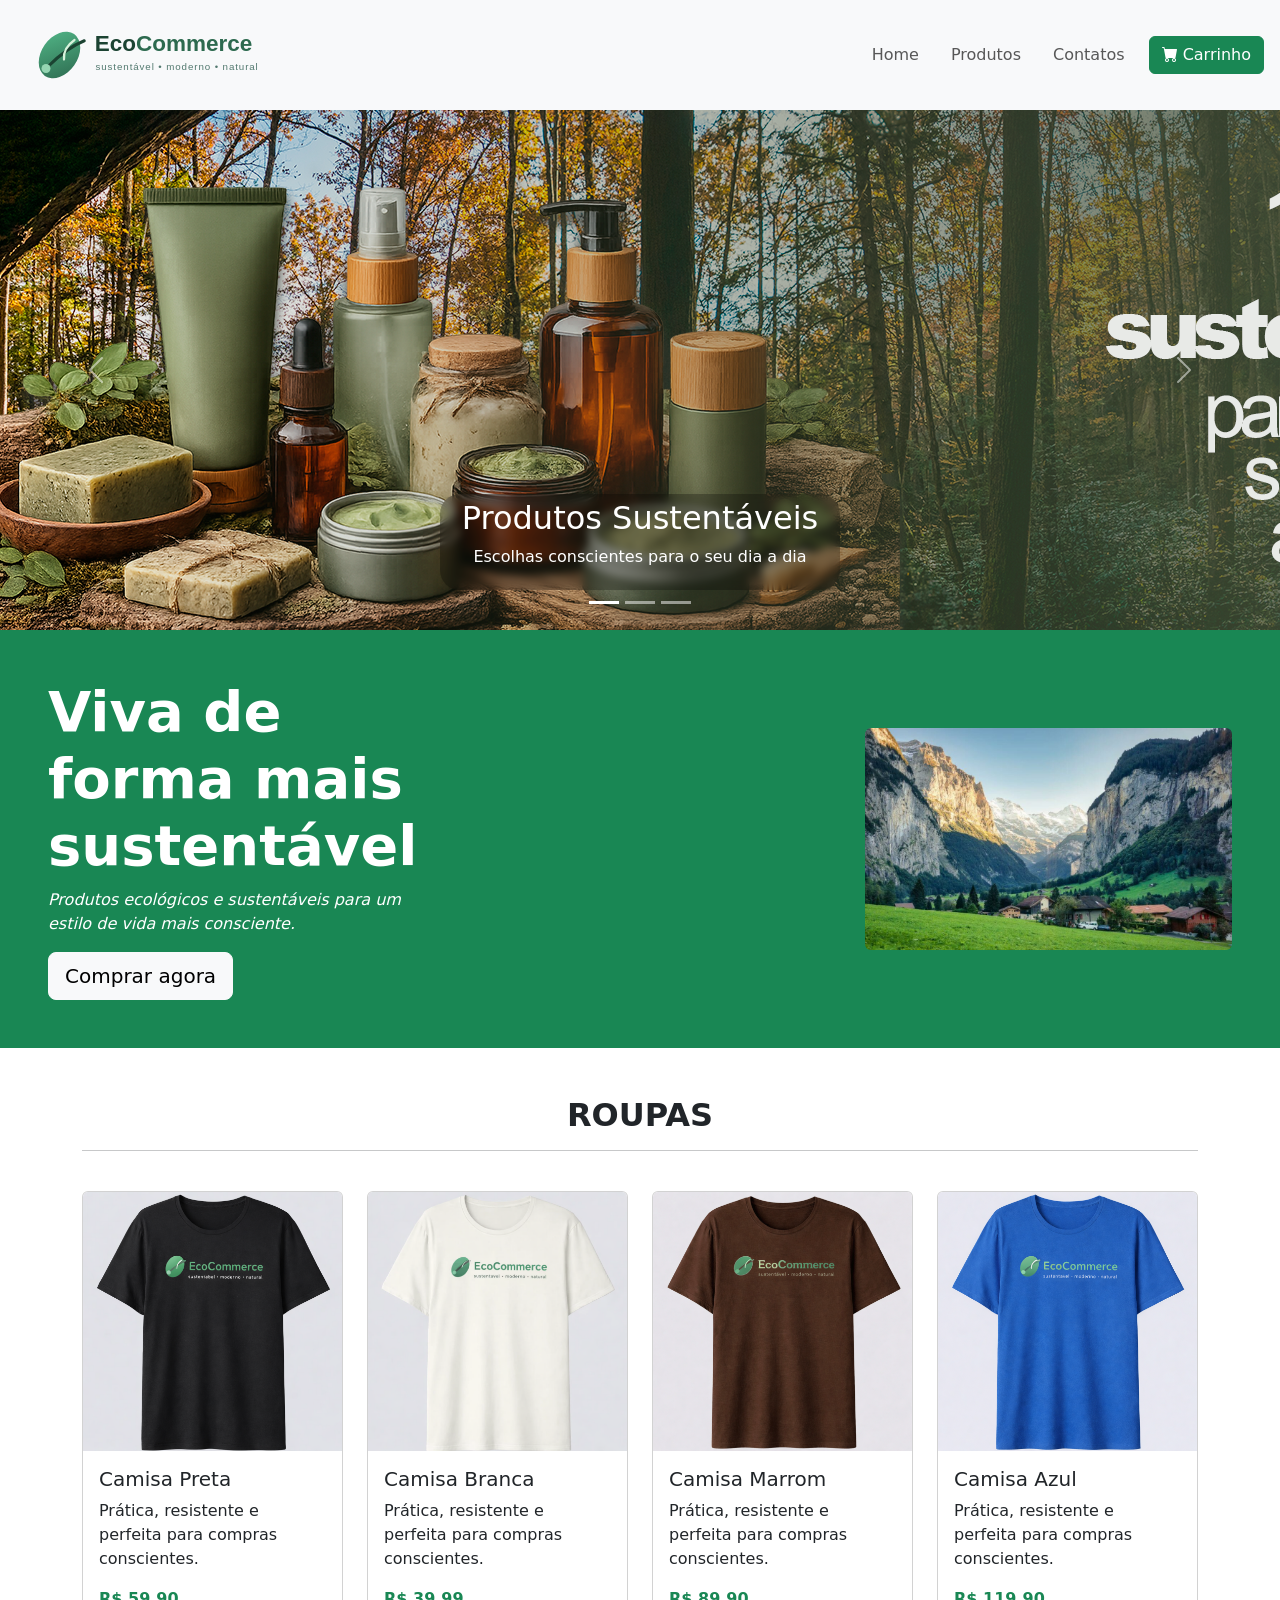
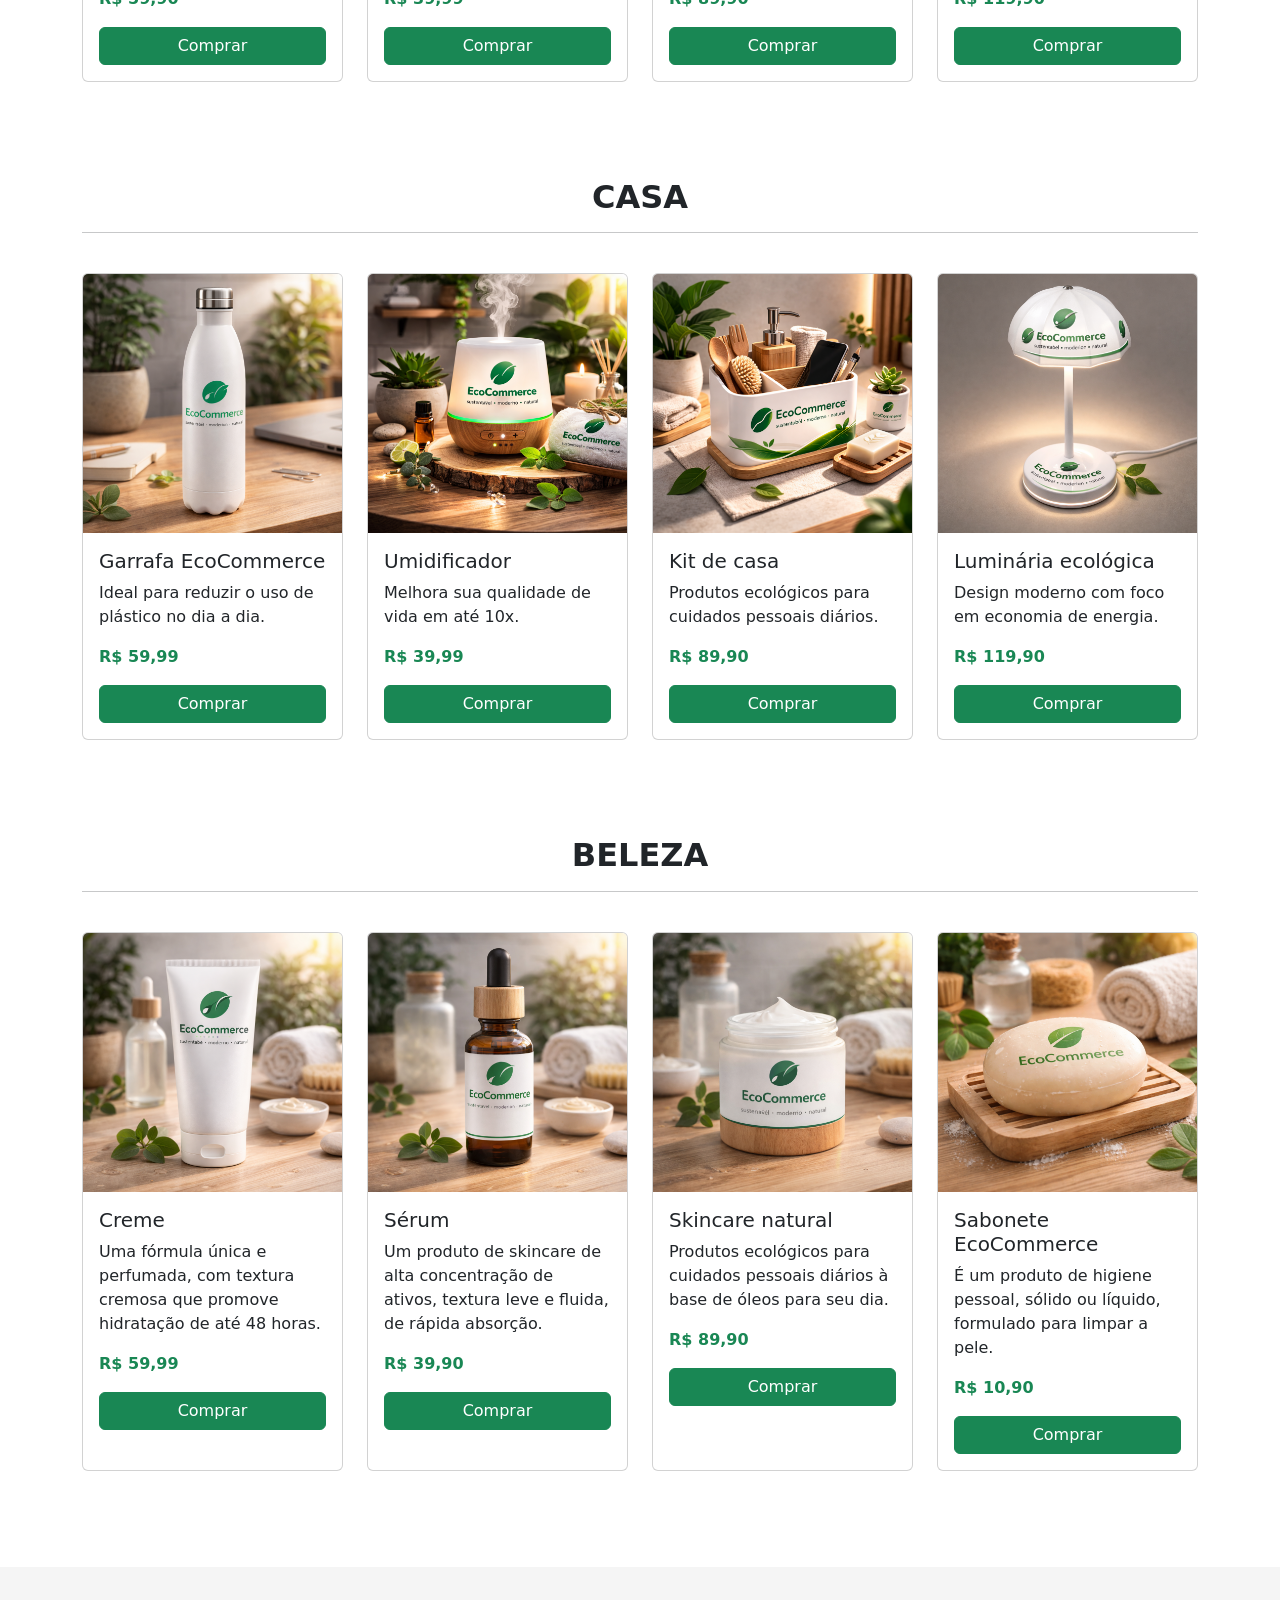
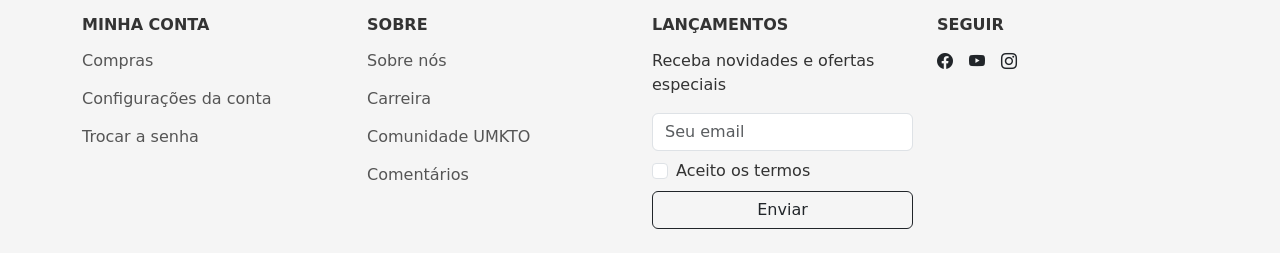
<file: index.html>
<!DOCTYPE html>
<html lang="pt-BR">
<head>
  <meta charset="UTF-8">
  <meta name="viewport" content="width=device-width, initial-scale=1.0">
  <title>EcoCommerce</title>
  <link rel="icon" type="image/x-icon" href="./img/favicon.ico">
  <link rel="stylesheet" href="https://cdn.jsdelivr.net/npm/bootstrap@5.3.3/dist/css/bootstrap.min.css">
  <link rel="stylesheet" href="https://cdn.jsdelivr.net/npm/bootstrap-icons@1.11.3/font/bootstrap-icons.min.css">
  <link rel="stylesheet" href="https://cdnjs.cloudflare.com/ajax/libs/font-awesome/6.5.0/css/all.min.css">
  <link rel="stylesheet" href="./src/css/style.css">
</head>
<body>
  <!-- NAVBAR -->
  <nav class="navbar navbar-expand-lg navbar-light bg-light">
    <div class="container-fluid px-3">
      <a class="navbar-brand m-0 p-0" href="./index.html" aria-label="Página inicial EcoCommerce">
        <svg class="logo-svg" viewBox="0 0 400 120" fill="none" xmlns="http://www.w3.org/2000/svg" role="img" aria-label="Logo EcoCommerce">
          <defs>
            <linearGradient id="leafGradient" x1="0" y1="0" x2="1" y2="1">
              <stop offset="0%" stop-color="#52B788"></stop>
              <stop offset="100%" stop-color="#2D6A4F"></stop>
            </linearGradient>
          </defs>

          <rect width="400" height="120" rx="20" fill="transparent"></rect>

          <g transform="translate(24,20)">
            <ellipse cx="34" cy="40" rx="24" ry="34" transform="rotate(35 34 40)" fill="url(#leafGradient)"></ellipse>
            <path d="M18 56C32 42 47 29 67 21" stroke="#1B4332" stroke-width="4" stroke-linecap="round"></path>
            <path d="M40 46C39 36 44 27 54 20" stroke="#D8F3DC" stroke-width="3" stroke-linecap="round"></path>
            <circle cx="16" cy="58" r="6" fill="#95D5B2"></circle>
          </g>

          <text x="105" y="54" font-family="Arial, Helvetica, sans-serif" font-size="30" font-weight="700" fill="#1B4332">
            Eco<tspan fill="#2D6A4F">Commerce</tspan>
          </text>
          <text x="106" y="80" font-family="Arial, Helvetica, sans-serif" font-size="13" font-weight="400" fill="#52796F" letter-spacing="1.2">
            sustentável • moderno • natural
          </text>
        </svg>
      </a>

      <button class="navbar-toggler" type="button" data-bs-toggle="collapse" data-bs-target="#menu" aria-controls="menu" aria-expanded="false" aria-label="Abrir navegação">
        <span class="navbar-toggler-icon"></span>
      </button>

      <div class="collapse navbar-collapse justify-content-end" id="menu">
        <ul class="navbar-nav align-items-lg-center gap-lg-3 text-center">
          <li class="nav-item"><a class="nav-link" href="./index.html">Home</a></li>
          <li class="nav-item"><a class="nav-link" href="./src/pages/produtos.html">Produtos</a></li>
          <li class="nav-item"><a class="nav-link" href="./src/pages/contatos.html">Contatos</a></li>
          <li class="nav-item mt-2 mt-lg-0">
            <a class="btn btn-success" href="./src/pages/carrinho.html">
              <i class="bi bi-cart-fill" aria-hidden="true"></i> Carrinho
            </a>
          </li>
        </ul>
      </div>
    </div>
  </nav>

  <!-- CARROSSEL -->
  <div id="meuCarousel" class="carousel slide" data-bs-ride="carousel">
    <div class="carousel-indicators">
      <button type="button" data-bs-target="#meuCarousel" data-bs-slide-to="0" class="active" aria-current="true" aria-label="Slide 1"></button>
      <button type="button" data-bs-target="#meuCarousel" data-bs-slide-to="1" aria-label="Slide 2"></button>
      <button type="button" data-bs-target="#meuCarousel" data-bs-slide-to="2" aria-label="Slide 3"></button>
    </div>

      <div class="carousel-inner">
      <div class="carousel-item active">
        <img src="./img/eco-banner-100.png" class="d-block w-100" alt="Banner de produtos sustentáveis">
        <div class="carousel-caption">
          <h2>Produtos Sustentáveis</h2>
          <p>Escolhas conscientes para o seu dia a dia</p>
        </div>
      </div>

      <div class="carousel-item">
        <img src="./img/eco-banner-1.png" class="d-block w-100" alt="Banner de promoções verdes">
        <div class="carousel-caption">
          <h2>Promoções Verdes</h2>
          <p>Ofertas especiais em produtos ecológicos</p>
        </div>
      </div>

      <div class="carousel-item">
        <img src="./img/banner-eco-dreams.png" class="d-block w-100" alt="Banner de estilo de vida sustentável">
        <div class="carousel-caption">
          <h2>Viva Melhor</h2>
          <p>Um estilo de vida mais sustentável começa aqui</p>
        </div>
      </div>
    </div>

    <button class="carousel-control-prev" type="button" data-bs-target="#meuCarousel" data-bs-slide="prev">
      <span class="carousel-control-prev-icon" aria-hidden="true"></span>
      <span class="visually-hidden">Anterior</span>
    </button>

    <button class="carousel-control-next" type="button" data-bs-target="#meuCarousel" data-bs-slide="next">
      <span class="carousel-control-next-icon" aria-hidden="true"></span>
      <span class="visually-hidden">Próximo</span>
    </button>
  </div>

  <!-- BANNER -->
  <section class="container-fluid bg-opacity-80 bg-success text-white py-5">
    <div class="row align-items-center">
      <div class="col-12 col-md-4 ps-5">
        <h1 class="display-4 fw-bold">Viva de forma mais sustentável</h1>
        <p class="fst-italic">
          Produtos ecológicos e sustentáveis para um estilo de vida mais consciente.
        </p>
        <a href="./src/pages/produtos.html" class="btn btn-light btn-lg me-2">Comprar agora</a>
      </div>

      <div class="col-12 col-md-4 ms-auto text-center mt-4 mt-md-0 pe-5">
        <img src="./img/Suica-cidades-1024x619.png" alt="Banner sustentável" class="img-fluid rounded">
      </div>
    </div>
  </section>

  <!-- PRODUTOS -->
  <section class="container py-5">
    <div class="row mb-4">
      <div class="col-12 text-center">
        <h2 class="fw-bold">ROUPAS</h2>
        <hr>
      </div>
    </div>

    <div class="row g-4">
      <div class="col-12 col-md-6 col-lg-3">
        <div class="card h-100">
          <img src="./img/camisapreta.png" class="card-img-top" alt="Camisa Preta" loading="lazy">
          <div class="card-body">
            <h5 class="card-title">Camisa Preta</h5>
            <p class="card-text">Prática, resistente e perfeita para compras conscientes.</p>
            <p class="fw-bold text-success">R$ 59,90</p>
            <a href="./src/pages/carrinho.html" class="btn btn-success w-100">Comprar</a>
          </div>
        </div>
      </div>

      <div class="col-12 col-md-6 col-lg-3">
        <div class="card h-100">
          <img src="./img/camisa.png" class="card-img-top" alt="Camisa Branca" loading="lazy">
          <div class="card-body">
            <h5 class="card-title">Camisa Branca</h5>
            <p class="card-text">Prática, resistente e perfeita para compras conscientes.</p>
            <p class="fw-bold text-success">R$ 39,99</p>
            <a href="./src/pages/carrinho.html" class="btn btn-success w-100">Comprar</a>
          </div>
        </div>
      </div>

      <div class="col-12 col-md-6 col-lg-3">
        <div class="card h-100">
          <img src="./img/camisamarrom.png" class="card-img-top" alt="Camisa Marrom" loading="lazy">
          <div class="card-body">
            <h5 class="card-title">Camisa Marrom</h5>
            <p class="card-text">Prática, resistente e perfeita para compras conscientes.</p>
            <p class="fw-bold text-success">R$ 89,90</p>
            <a href="./src/pages/carrinho.html" class="btn btn-success w-100">Comprar</a>
          </div>
        </div>
      </div>

      <div class="col-12 col-md-6 col-lg-3">
        <div class="card h-100">
          <img src="./img/camisaazul.png" class="card-img-top" alt="Camisa Azul" loading="lazy">
          <div class="card-body">
            <h5 class="card-title">Camisa Azul</h5>
            <p class="card-text">Prática, resistente e perfeita para compras conscientes.</p>
            <p class="fw-bold text-success">R$ 119,90</p>
            <a href="./src/pages/carrinho.html" class="btn btn-success w-100">Comprar</a>
          </div>
        </div>
      </div>
    </div>
  </section>

  <!-- PRODUTOS CASA -->
  <section class="container py-5">
    <div class="row mb-4">
      <div class="col-12 text-center">
        <h2 class="fw-bold">CASA</h2>
        <hr>
      </div>
    </div>

    <div class="row g-4">
      <div class="col-12 col-md-6 col-lg-3">
        <div class="card h-100">
          <img src="./img/garrafa2.png" class="card-img-top" alt="Garrafa EcoCommerce" loading="lazy">
          <div class="card-body">
            <h5 class="card-title">Garrafa EcoCommerce</h5>
            <p class="card-text">Ideal para reduzir o uso de plástico no dia a dia.</p>
            <p class="fw-bold text-success">R$ 59,99</p>
            <a href="./src/pages/carrinho.html" class="btn btn-success w-100">Comprar</a>
          </div>
        </div>
      </div>

      <div class="col-12 col-md-6 col-lg-3">
        <div class="card h-100">
          <img src="./img/umidificador.png" class="card-img-top" alt="Umidificador" loading="lazy">
          <div class="card-body">
            <h5 class="card-title">Umidificador</h5>
            <p class="card-text">Melhora sua qualidade de vida em até 10x.</p>
            <p class="fw-bold text-success">R$ 39,99</p>
            <a href="./src/pages/carrinho.html" class="btn btn-success w-100">Comprar</a>
          </div>
        </div>
      </div>

      <div class="col-12 col-md-6 col-lg-3">
        <div class="card h-100">
          <img src="./img/kit.png" class="card-img-top" alt="Kit de casa" loading="lazy">
          <div class="card-body">
            <h5 class="card-title">Kit de casa</h5>
            <p class="card-text">Produtos ecológicos para cuidados pessoais diários.</p>
            <p class="fw-bold text-success">R$ 89,90</p>
            <a href="./src/pages/carrinho.html" class="btn btn-success w-100">Comprar</a>
          </div>
        </div>
      </div>

      <div class="col-12 col-md-6 col-lg-3">
        <div class="card h-100">
          <img src="./img/luminaria2.png" class="card-img-top" alt="Luminária ecológica" loading="lazy">
          <div class="card-body">
            <h5 class="card-title">Luminária ecológica</h5>
            <p class="card-text">Design moderno com foco em economia de energia.</p>
            <p class="fw-bold text-success">R$ 119,90</p>
            <a href="./src/pages/carrinho.html" class="btn btn-success w-100">Comprar</a>
          </div>
        </div>
      </div>
    </div>
  </section>

  <!-- PRODUTOS BELEZA -->
  <section class="container py-5">
    <div class="row mb-4">
      <div class="col-12 text-center">
        <h2 class="fw-bold">BELEZA</h2>
        <hr>
      </div>
    </div>

    <div class="row g-4">
      <div class="col-12 col-md-6 col-lg-3">
        <div class="card h-100">
          <img src="./img/Creme.png" class="card-img-top" alt="Creme hidratante" loading="lazy">
          <div class="card-body">
            <h5 class="card-title">Creme</h5>
            <p class="card-text">Uma fórmula única e perfumada, com textura cremosa que promove hidratação de até 48 horas.</p>
            <p class="fw-bold text-success">R$ 59,99</p>
            <a href="./src/pages/carrinho.html" class="btn btn-success w-100">Comprar</a>
          </div>
        </div>
      </div>

      <div class="col-12 col-md-6 col-lg-3">
        <div class="card h-100">
          <img src="./img/frasco.png" class="card-img-top" alt="Sérum facial" loading="lazy">
          <div class="card-body">
            <h5 class="card-title">Sérum</h5>
            <p class="card-text">Um produto de skincare de alta concentração de ativos, textura leve e fluida, de rápida absorção.</p>
            <p class="fw-bold text-success">R$ 39,90</p>
            <a href="./src/pages/carrinho.html" class="btn btn-success w-100">Comprar</a>
          </div>
        </div>
      </div>

      <div class="col-12 col-md-6 col-lg-3">
        <div class="card h-100">
          <img src="./img/Creme2.png" class="card-img-top" alt="Skincare natural" loading="lazy">
          <div class="card-body">
            <h5 class="card-title">Skincare natural</h5>
            <p class="card-text">Produtos ecológicos para cuidados pessoais diários à base de óleos para seu dia.</p>
            <p class="fw-bold text-success">R$ 89,90</p>
            <a href="./src/pages/carrinho.html" class="btn btn-success w-100">Comprar</a>
          </div>
        </div>
      </div>

      <div class="col-12 col-md-6 col-lg-3">
        <div class="card h-100">
          <img src="./img/sabonete.png" class="card-img-top" alt="Sabonete EcoCommerce" loading="lazy">
          <div class="card-body">
            <h5 class="card-title">Sabonete EcoCommerce</h5>
            <p class="card-text">É um produto de higiene pessoal, sólido ou líquido, formulado para limpar a pele.</p>
            <p class="fw-bold text-success">R$ 10,90</p>
            <a href="./src/pages/carrinho.html" class="btn btn-success w-100">Comprar</a>
          </div>
        </div>
      </div>
    </div>
  </section>

  <!-- FOOTER -->
  <footer class="footer mt-5 pt-5 pb-4">
    <div class="container">
      <div class="row">
        <div class="col-md-3">
          <h6>MINHA CONTA</h6>
          <ul class="list-unstyled">
            <li><a href="#">Compras</a></li>
            <li><a href="#">Configurações da conta</a></li>
            <li><a href="#">Trocar a senha</a></li>
          </ul>
        </div>

        <div class="col-md-3">
          <h6>SOBRE</h6>
          <ul class="list-unstyled">
            <li><a href="#">Sobre nós</a></li>
            <li><a href="#">Carreira</a></li>
            <li><a href="#">Comunidade UMKTO</a></li>
            <li><a href="#">Comentários</a></li>
          </ul>
        </div>

        <div class="col-md-3">
          <h6>LANÇAMENTOS</h6>
          <p>Receba novidades e ofertas especiais</p>

          <input type="email" class="form-control mb-2" placeholder="Seu email">

          <div class="form-check mb-2">
            <input class="form-check-input" type="checkbox" id="termosFooter">
            <label class="form-check-label" for="termosFooter">
              Aceito os termos
            </label>
          </div>

          <button class="btn btn-outline-dark w-100">Enviar</button>
        </div>

        <div class="col-md-3">
          <h6>SEGUIR</h6>
          <div class="social-icons d-flex gap-3 mt-3">
            <a href="#" class="text-dark" aria-label="Facebook">
              <i class="bi bi-facebook"></i>
            </a>
            <a href="#" class="text-dark" aria-label="YouTube">
              <i class="bi bi-youtube"></i>
            </a>
            <a href="https://www.instagram.com/david.gama_/" target="_blank" rel="noopener noreferrer" class="text-dark" aria-label="Instagram">
              <i class="bi bi-instagram"></i>
            </a>
          </div>
        </div>
      </div>
    </div>
  </footer>

  <script src="https://cdn.jsdelivr.net/npm/bootstrap@5.3.3/dist/js/bootstrap.bundle.min.js"></script>
</body>
</html>
</file>
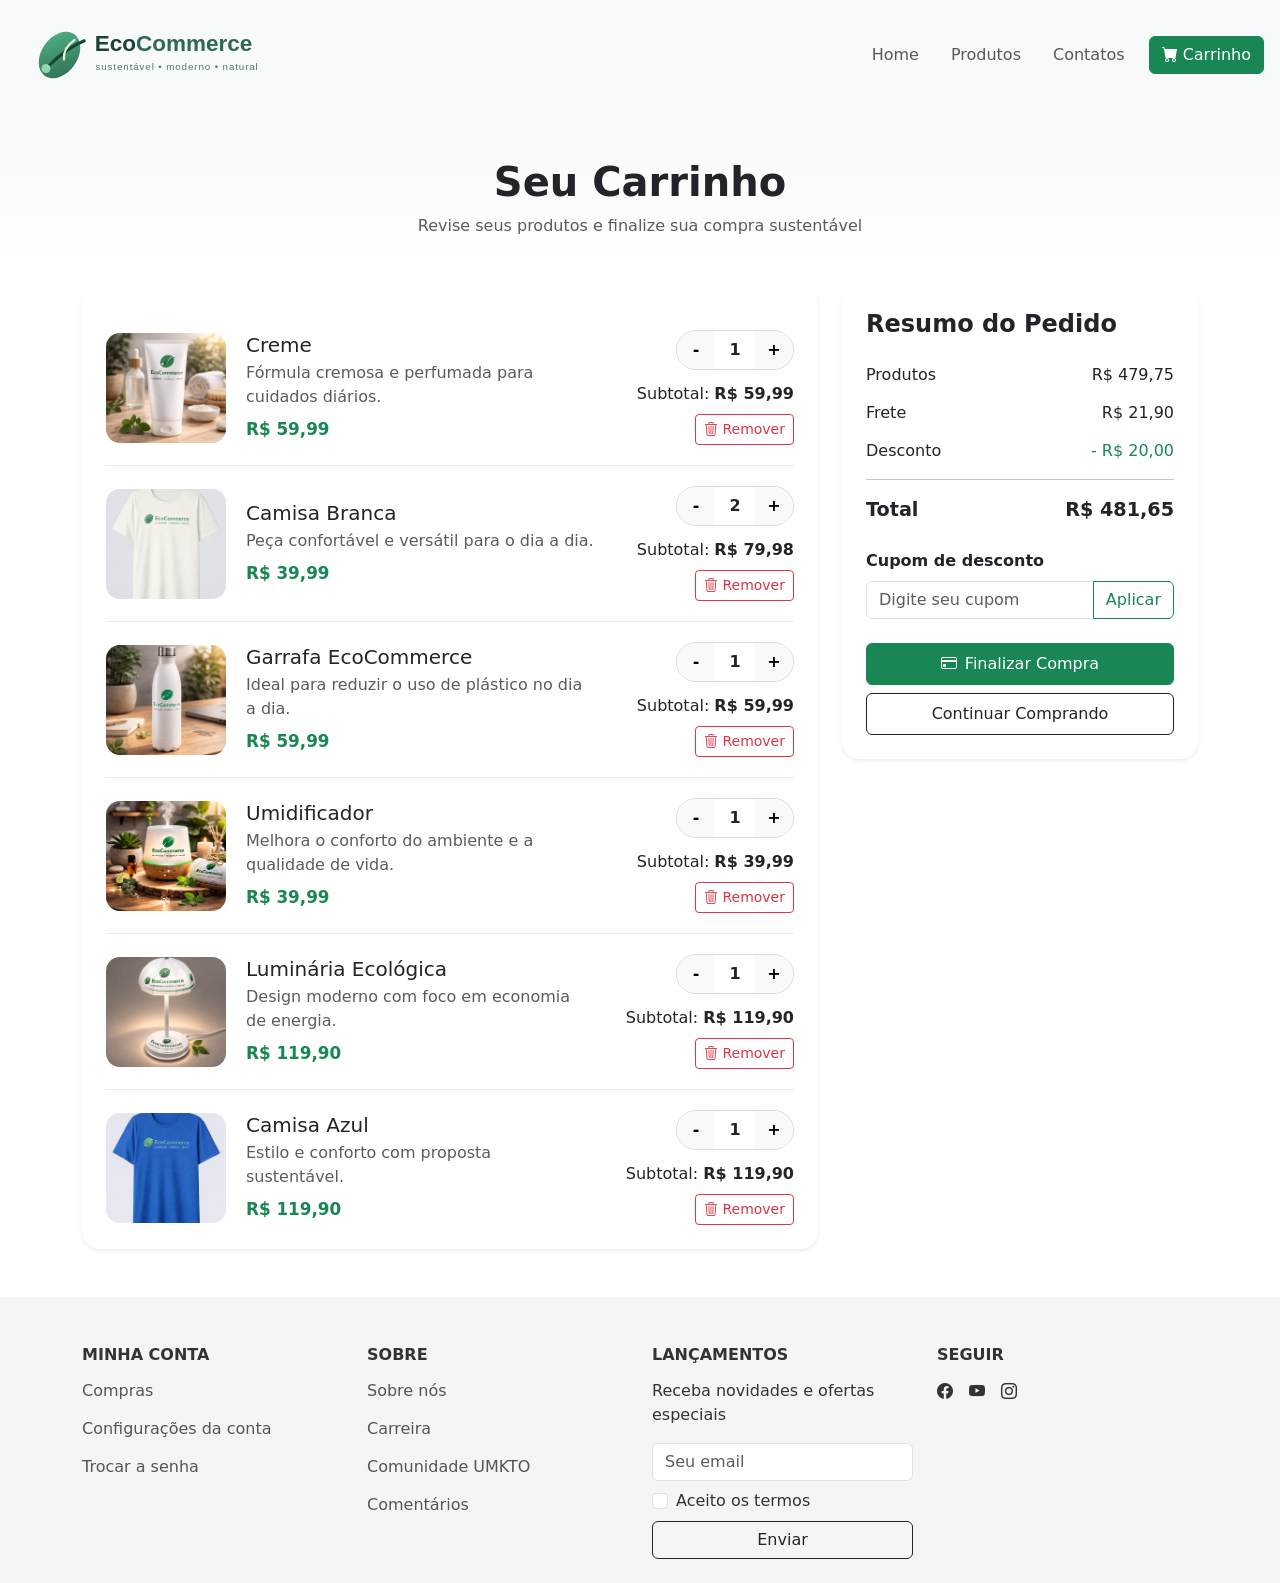
<file: src/pages/carrinho.html>
<!DOCTYPE html>
<html lang="pt-BR">
<head>
  <meta charset="UTF-8">
  <meta name="viewport" content="width=device-width, initial-scale=1.0">
  <title>EcoCommerce | Carrinho</title>
  <link rel="stylesheet" href="https://cdn.jsdelivr.net/npm/bootstrap@5.3.3/dist/css/bootstrap.min.css">
  <link rel="stylesheet" href="https://cdn.jsdelivr.net/npm/bootstrap-icons@1.11.3/font/bootstrap-icons.min.css">
  <link rel="stylesheet" href="../css/style.css">
</head>
<body>

<!-- NAVBAR -->
<nav class="navbar navbar-expand-lg bg-light">
  <div class="container-fluid px-3">

    <a class="navbar-brand m-0 p-0" href="../../index.html">
      <svg class="logo-svg" viewBox="0 0 400 120" fill="none" xmlns="http://www.w3.org/2000/svg">
        <defs>
          <linearGradient id="leafGradient" x1="0" y1="0" x2="1" y2="1">
            <stop offset="0%" stop-color="#52B788"/>
            <stop offset="100%" stop-color="#2D6A4F"/>
          </linearGradient>
        </defs>

        <rect width="400" height="120" rx="20" fill="transparent"/>

        <g transform="translate(24,20)">
          <ellipse cx="34" cy="40" rx="24" ry="34" transform="rotate(35 34 40)" fill="url(#leafGradient)"/>
          <path d="M18 56C32 42 47 29 67 21" stroke="#1B4332" stroke-width="4" stroke-linecap="round"/>
          <path d="M40 46C39 36 44 27 54 20" stroke="#D8F3DC" stroke-width="3" stroke-linecap="round"/>
          <circle cx="16" cy="58" r="6" fill="#95D5B2"/>
        </g>

        <text x="105" y="54" font-family="Arial, Helvetica, sans-serif" font-size="30" font-weight="700" fill="#1B4332">
          Eco<tspan fill="#2D6A4F">Commerce</tspan>
        </text>
        <text x="106" y="80" font-family="Arial, Helvetica, sans-serif" font-size="13" font-weight="400" fill="#52796F" letter-spacing="1.2">
          sustentável • moderno • natural
        </text>
      </svg>
    </a>

    <button class="navbar-toggler" type="button" data-bs-toggle="collapse" data-bs-target="#menu" aria-controls="menu" aria-expanded="false" aria-label="Toggle navigation">
      <span class="navbar-toggler-icon"></span>
    </button>

    <div class="collapse navbar-collapse justify-content-end" id="menu">
      <ul class="navbar-nav align-items-lg-center gap-lg-3 text-center">
        <li class="nav-item"><a class="nav-link" href="../../index.html">Home</a></li>
        <li class="nav-item"><a class="nav-link" href="./produtos.html">Produtos</a></li>
        <li class="nav-item"><a class="nav-link" href="./contatos.html">Contatos</a></li>
        <li class="nav-item mt-2 mt-lg-0">
          <a class="btn btn-success" href="./carrinho.html">
            <i class="bi bi-cart-fill"></i> Carrinho
          </a>
        </li>
      </ul>
    </div>

  </div>
</nav>
<!-- CONTEÚDO PRINCIPAL -->
<header class="cart-header py-5 text-center">
  <div class="container">
    <h1 class="fw-bold mb-2">Seu Carrinho</h1>
    <p class="text-muted mb-0">Revise seus produtos e finalize sua compra sustentável</p>
  </div>
</header>

<main class="container mb-5">
  <div class="row g-4">

    <!-- LISTA DE PRODUTOS -->
    <section class="col-lg-8">
      <div class="cart-box shadow-sm">

        <!-- ITEM 1 -->
        <div class="cart-item">
          <div class="cart-item-image">
            <img src="../../img/Creme.png" alt="Creme">
          </div>

          <div class="cart-item-info">
            <h5 class="mb-1">Creme</h5>
            <p class="text-muted mb-2">Fórmula cremosa e perfumada para cuidados diários.</p>
            <span class="cart-item-price">R$ 59,99</span>
          </div>

          <div class="cart-item-actions">
            <div class="quantity-box">
              <button type="button">-</button>
              <span>1</span>
              <button type="button">+</button>
            </div>
            <p class="subtotal mb-2">Subtotal: <strong>R$ 59,99</strong></p>
            <button class="btn btn-outline-danger btn-sm">
              <i class="bi bi-trash3"></i> Remover
            </button>
          </div>
        </div>

        <!-- ITEM 2 -->
        <div class="cart-item">
          <div class="cart-item-image">
            <img src="../../img/camisa.png" alt="Camisa Branca">
          </div>

          <div class="cart-item-info">
            <h5 class="mb-1">Camisa Branca</h5>
            <p class="text-muted mb-2">Peça confortável e versátil para o dia a dia.</p>
            <span class="cart-item-price">R$ 39,99</span>
          </div>

          <div class="cart-item-actions">
            <div class="quantity-box">
              <button type="button">-</button>
              <span>2</span>
              <button type="button">+</button>
            </div>
            <p class="subtotal mb-2">Subtotal: <strong>R$ 79,98</strong></p>
            <button class="btn btn-outline-danger btn-sm">
              <i class="bi bi-trash3"></i> Remover
            </button>
          </div>
        </div>

        <!-- ITEM 3 -->
        <div class="cart-item">
          <div class="cart-item-image">
            <img src="../../img/garrafa2.png" alt="Garrafa EcoCommerce">
          </div>

          <div class="cart-item-info">
            <h5 class="mb-1">Garrafa EcoCommerce</h5>
            <p class="text-muted mb-2">Ideal para reduzir o uso de plástico no dia a dia.</p>
            <span class="cart-item-price">R$ 59,99</span>
          </div>

          <div class="cart-item-actions">
            <div class="quantity-box">
              <button type="button">-</button>
              <span>1</span>
              <button type="button">+</button>
            </div>
            <p class="subtotal mb-2">Subtotal: <strong>R$ 59,99</strong></p>
            <button class="btn btn-outline-danger btn-sm">
              <i class="bi bi-trash3"></i> Remover
            </button>
          </div>
        </div>

        <!-- ITEM 4 -->
        <div class="cart-item">
          <div class="cart-item-image">
            <img src="../../img/umidificador.png" alt="Umidificador">
          </div>

          <div class="cart-item-info">
            <h5 class="mb-1">Umidificador</h5>
            <p class="text-muted mb-2">Melhora o conforto do ambiente e a qualidade de vida.</p>
            <span class="cart-item-price">R$ 39,99</span>
          </div>

          <div class="cart-item-actions">
            <div class="quantity-box">
              <button type="button">-</button>
              <span>1</span>
              <button type="button">+</button>
            </div>
            <p class="subtotal mb-2">Subtotal: <strong>R$ 39,99</strong></p>
            <button class="btn btn-outline-danger btn-sm">
              <i class="bi bi-trash3"></i> Remover
            </button>
          </div>
        </div>

        <!-- ITEM 5 -->
        <div class="cart-item">
          <div class="cart-item-image">
            <img src="../../img/luminaria2.png" alt="Luminária Ecológica">
          </div>

          <div class="cart-item-info">
            <h5 class="mb-1">Luminária Ecológica</h5>
            <p class="text-muted mb-2">Design moderno com foco em economia de energia.</p>
            <span class="cart-item-price">R$ 119,90</span>
          </div>

          <div class="cart-item-actions">
            <div class="quantity-box">
              <button type="button">-</button>
              <span>1</span>
              <button type="button">+</button>
            </div>
            <p class="subtotal mb-2">Subtotal: <strong>R$ 119,90</strong></p>
            <button class="btn btn-outline-danger btn-sm">
              <i class="bi bi-trash3"></i> Remover
            </button>
          </div>
        </div>

        <!-- ITEM 6 -->
        <div class="cart-item border-0 pb-0">
          <div class="cart-item-image">
            <img src="../../img/camisaazul.png" alt="Camisa Azul">
          </div>

          <div class="cart-item-info">
            <h5 class="mb-1">Camisa Azul</h5>
            <p class="text-muted mb-2">Estilo e conforto com proposta sustentável.</p>
            <span class="cart-item-price">R$ 119,90</span>
          </div>

          <div class="cart-item-actions">
            <div class="quantity-box">
              <button type="button">-</button>
              <span>1</span>
              <button type="button">+</button>
            </div>
            <p class="subtotal mb-2">Subtotal: <strong>R$ 119,90</strong></p>
            <button class="btn btn-outline-danger btn-sm">
              <i class="bi bi-trash3"></i> Remover
            </button>
          </div>
        </div>

      </div>
    </section>

    <!-- RESUMO -->
    <aside class="col-lg-4">
      <div class="summary-box shadow-sm">
        <h4 class="fw-bold mb-4">Resumo do Pedido</h4>

        <div class="summary-line">
          <span>Produtos</span>
          <span>R$ 479,75</span>
        </div>

        <div class="summary-line">
          <span>Frete</span>
          <span>R$ 21,90</span>
        </div>

        <div class="summary-line">
          <span>Desconto</span>
          <span class="text-success">- R$ 20,00</span>
        </div>

        <hr>

        <div class="summary-line total-line">
          <span>Total</span>
          <span>R$ 481,65</span>
        </div>

        <div class="mt-4">
          <label for="cupom" class="form-label fw-semibold">Cupom de desconto</label>
          <div class="input-group">
            <input type="text" id="cupom" class="form-control" placeholder="Digite seu cupom">
            <button class="btn btn-outline-success" type="button">Aplicar</button>
          </div>
        </div>

        <button class="btn btn-success w-100 mt-4 py-2">
          <i class="bi bi-credit-card me-2"></i>Finalizar Compra
        </button>

        <a href="./produtos.html" class="btn btn-outline-dark w-100 mt-2 py-2">
          Continuar Comprando
        </a>
      </div>
    </aside>

  </div>
</main>

<!-- FOOTER -->
<footer class="footer mt-5 pt-5 pb-4">
  <div class="container">
    <div class="row">

      <div class="col-md-3">
        <h6>MINHA CONTA</h6>
        <ul class="list-unstyled">
          <li><a href="#">Compras</a></li>
          <li><a href="#">Configurações da conta</a></li>
          <li><a href="#">Trocar a senha</a></li>
        </ul>
      </div>

      <div class="col-md-3">
        <h6>SOBRE</h6>
        <ul class="list-unstyled">
          <li><a href="#">Sobre nós</a></li>
          <li><a href="#">Carreira</a></li>
          <li><a href="#">Comunidade UMKTO</a></li>
          <li><a href="#">Comentários</a></li>
        </ul>
      </div>

      <div class="col-md-3">
        <h6>LANÇAMENTOS</h6>
        <p>Receba novidades e ofertas especiais</p>

        <input type="email" class="form-control mb-2" placeholder="Seu email">

        <div class="form-check mb-2">
          <input class="form-check-input" type="checkbox" id="termos">
          <label class="form-check-label" for="termos">
            Aceito os termos
          </label>
        </div>

        <button class="btn btn-outline-dark w-100">Enviar</button>
      </div>

      <div class="col-md-3">
        <h6>SEGUIR</h6>
        <div class="social-icons d-flex gap-3 mt-3">
          <i class="bi bi-facebook"></i>
          <i class="bi bi-youtube"></i>
          <i class="bi bi-instagram"></i>
        </div>
      </div>

    </div>
  </div>
</footer>
</file>
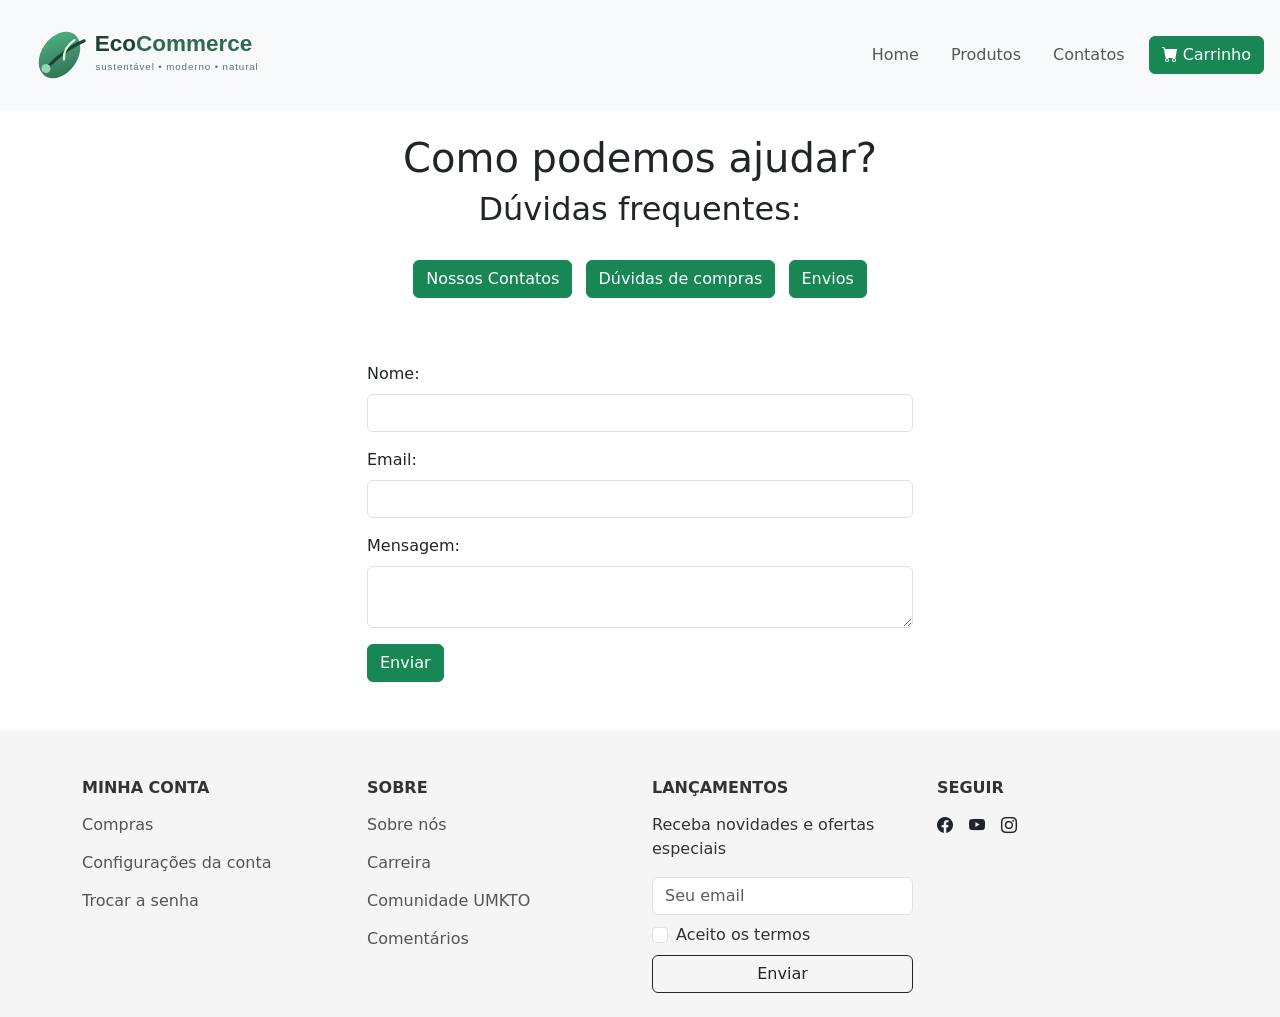
<file: src/pages/contatos.html>
<!DOCTYPE html>
<html lang="pt-BR">
<head>
  <meta charset="UTF-8">
  <meta name="viewport" content="width=device-width, initial-scale=1.0">
  <title>EcoCommerce | Contato</title>
  <link rel="stylesheet" href="https://cdn.jsdelivr.net/npm/bootstrap@5.3.3/dist/css/bootstrap.min.css">
  <link rel="stylesheet" href="https://cdn.jsdelivr.net/npm/bootstrap-icons@1.11.3/font/bootstrap-icons.min.css">
  <link rel="stylesheet" href="https://cdnjs.cloudflare.com/ajax/libs/font-awesome/6.5.0/css/all.min.css">
  <link rel="stylesheet" href="../css/style.css">
</head>
<body>

<!-- NAVBAR -->
<nav class="navbar navbar-expand-lg bg-light">
  <div class="container-fluid px-3">
    <a class="navbar-brand m-0 p-0" href="../../index.html">
      <svg class="logo-svg" viewBox="0 0 400 120" fill="none" xmlns="http://www.w3.org/2000/svg">
        <defs>
          <linearGradient id="leafGradient" x1="0" y1="0" x2="1" y2="1">
            <stop offset="0%" stop-color="#52B788"/>
            <stop offset="100%" stop-color="#2D6A4F"/>
          </linearGradient>
        </defs>
        <rect width="400" height="120" rx="20" fill="transparent"/>
        <g transform="translate(24,20)">
          <ellipse cx="34" cy="40" rx="24" ry="34" transform="rotate(35 34 40)" fill="url(#leafGradient)"/>
          <path d="M18 56C32 42 47 29 67 21" stroke="#1B4332" stroke-width="4" stroke-linecap="round"/>
          <path d="M40 46C39 36 44 27 54 20" stroke="#D8F3DC" stroke-width="3" stroke-linecap="round"/>
          <circle cx="16" cy="58" r="6" fill="#95D5B2"/>
        </g>
        <text x="105" y="54" font-family="Arial, Helvetica, sans-serif" font-size="30" font-weight="700" fill="#1B4332">
          Eco<tspan fill="#2D6A4F">Commerce</tspan>
        </text>
        <text x="106" y="80" font-family="Arial, Helvetica, sans-serif" font-size="13" font-weight="400" fill="#52796F" letter-spacing="1.2">
          sustentável • moderno • natural
        </text>
      </svg>
    </a>

    <button class="navbar-toggler" type="button" data-bs-toggle="collapse" data-bs-target="#menu" aria-controls="menu" aria-expanded="false" aria-label="Toggle navigation">
      <span class="navbar-toggler-icon"></span>
    </button>

    <div class="collapse navbar-collapse justify-content-end" id="menu">
      <ul class="navbar-nav align-items-lg-center gap-lg-3 text-center">
        <li class="nav-item"><a class="nav-link" href="../../index.html">Home</a></li>
        <li class="nav-item"><a class="nav-link" href="./produtos.html">Produtos</a></li>
        <li class="nav-item"><a class="nav-link" href="./contatos.html">Contatos</a></li>
        <li class="nav-item mt-2 mt-lg-0">
          <a class="btn btn-success" href="./carrinho.html">
            <i class="bi bi-cart-fill"></i> Carrinho
          </a>
        </li>
      </ul>
    </div>
  </div>
</nav>

<!-- CONTEÚDO PRINCIPAL -->
<main class="container mt-4">
  <div class="row">
    <div class="col-12 text-center">
      <h1>Como podemos ajudar?</h1>
      <h2>Dúvidas frequentes:</h2>
    </div>
  </div>

  <div class="row mt-4">
    <div class="col-12 text-center">
      <button class="btn btn-success me-2" type="button" data-bs-toggle="collapse" data-bs-target="#boxContatos">
        Nossos Contatos
      </button>
      <button class="btn btn-success me-2" type="button" data-bs-toggle="collapse" data-bs-target="#boxCompras">
        Dúvidas de compras
      </button>
      <button class="btn btn-success" type="button" data-bs-toggle="collapse" data-bs-target="#boxEnvios">
        Envios
      </button>
    </div>
  </div>

  <div class="row mt-3">
    <div class="col-md-8 mx-auto">
      <div class="collapse" id="boxCompras">
        <div class="card card-body">
          <p>Quais são as formas de pagamento?</p>
          <p>Você pode pagar com cartão de crédito, débito, boleto ou PIX.</p>
        </div>
      </div>

      <div class="collapse" id="boxEnvios">
        <div class="card card-body">
          <p>Quais são as opções de envio?</p>
          <p>Oferecemos envio padrão SEDEX ou PAC.</p>
        </div>
      </div>

      <div class="collapse" id="boxContatos">
        <div class="card card-body">
          <p>Email: umkto@orkut.com</p>
          <p>Telefone: (11) 99815-0993</p>
        </div>
      </div>
    </div>
  </div>

  <div class="row mt-5">
    <div class="col-md-6 mx-auto">
      <form>
        <div class="mb-3">
          <label for="name" class="form-label">Nome:</label>
          <input type="text" id="name" name="name" class="form-control" required>
        </div>

        <div class="mb-3">
          <label for="email" class="form-label">Email:</label>
          <input type="email" id="email" name="email" class="form-control" required>
        </div>

        <div class="mb-3">
          <label for="message" class="form-label">Mensagem:</label>
          <textarea id="message" name="message" class="form-control" required></textarea>
        </div>

        <button type="submit" class="btn btn-success">Enviar</button>
      </form>
    </div>
  </div>
</main>

<!-- FOOTER -->
<footer class="footer mt-5 pt-5 pb-4">
  <div class="container">
    <div class="row">
      <!-- COLUNA 1 -->
      <div class="col-md-3">
        <h6>MINHA CONTA</h6>
        <ul class="list-unstyled">
          <li><a href="#">Compras</a></li>
          <li><a href="#">Configurações da conta</a></li>
          <li><a href="#">Trocar a senha</a></li>
        </ul>
      </div>

      <!-- COLUNA 2 -->
      <div class="col-md-3">
        <h6>SOBRE</h6>
        <ul class="list-unstyled">
          <li><a href="#">Sobre nós</a></li>
          <li><a href="#">Carreira</a></li>
          <li><a href="#">Comunidade UMKTO</a></li>
          <li><a href="#">Comentários</a></li>
        </ul>
      </div>

      <!-- COLUNA 3 -->
      <div class="col-md-3">
        <h6>LANÇAMENTOS</h6>
        <p>Receba novidades e ofertas especiais</p>
        <input type="email" class="form-control mb-2" placeholder="Seu email">
        <div class="form-check mb-2">
          <input class="form-check-input" type="checkbox" id="termosFooter">
          <label class="form-check-label" for="termosFooter">
            Aceito os termos
          </label>
        </div>
        <button class="btn btn-outline-dark w-100">Enviar</button>
      </div>

      <!-- COLUNA 4 -->
      <div class="col-md-3">
        <h6>SEGUIR</h6>
        <div class="social-icons d-flex gap-3 mt-3">
          <a href="#" target="_blank" class="text-dark" aria-label="Facebook">
            <i class="bi bi-facebook"></i>
          </a>
          <a href="#" target="_blank" class="text-dark" aria-label="YouTube">
            <i class="bi bi-youtube"></i>
          </a>
          <a href="https://www.instagram.com/david.gama_/" target="_blank" class="text-dark" aria-label="Instagram">
            <i class="bi bi-instagram"></i>
          </a>
        </div>
      </div>
    </div>
  </div>
</footer>

<script src="https://cdn.jsdelivr.net/npm/bootstrap@5.3.3/dist/js/bootstrap.bundle.min.js"></script>
</body>
</html>
</file>
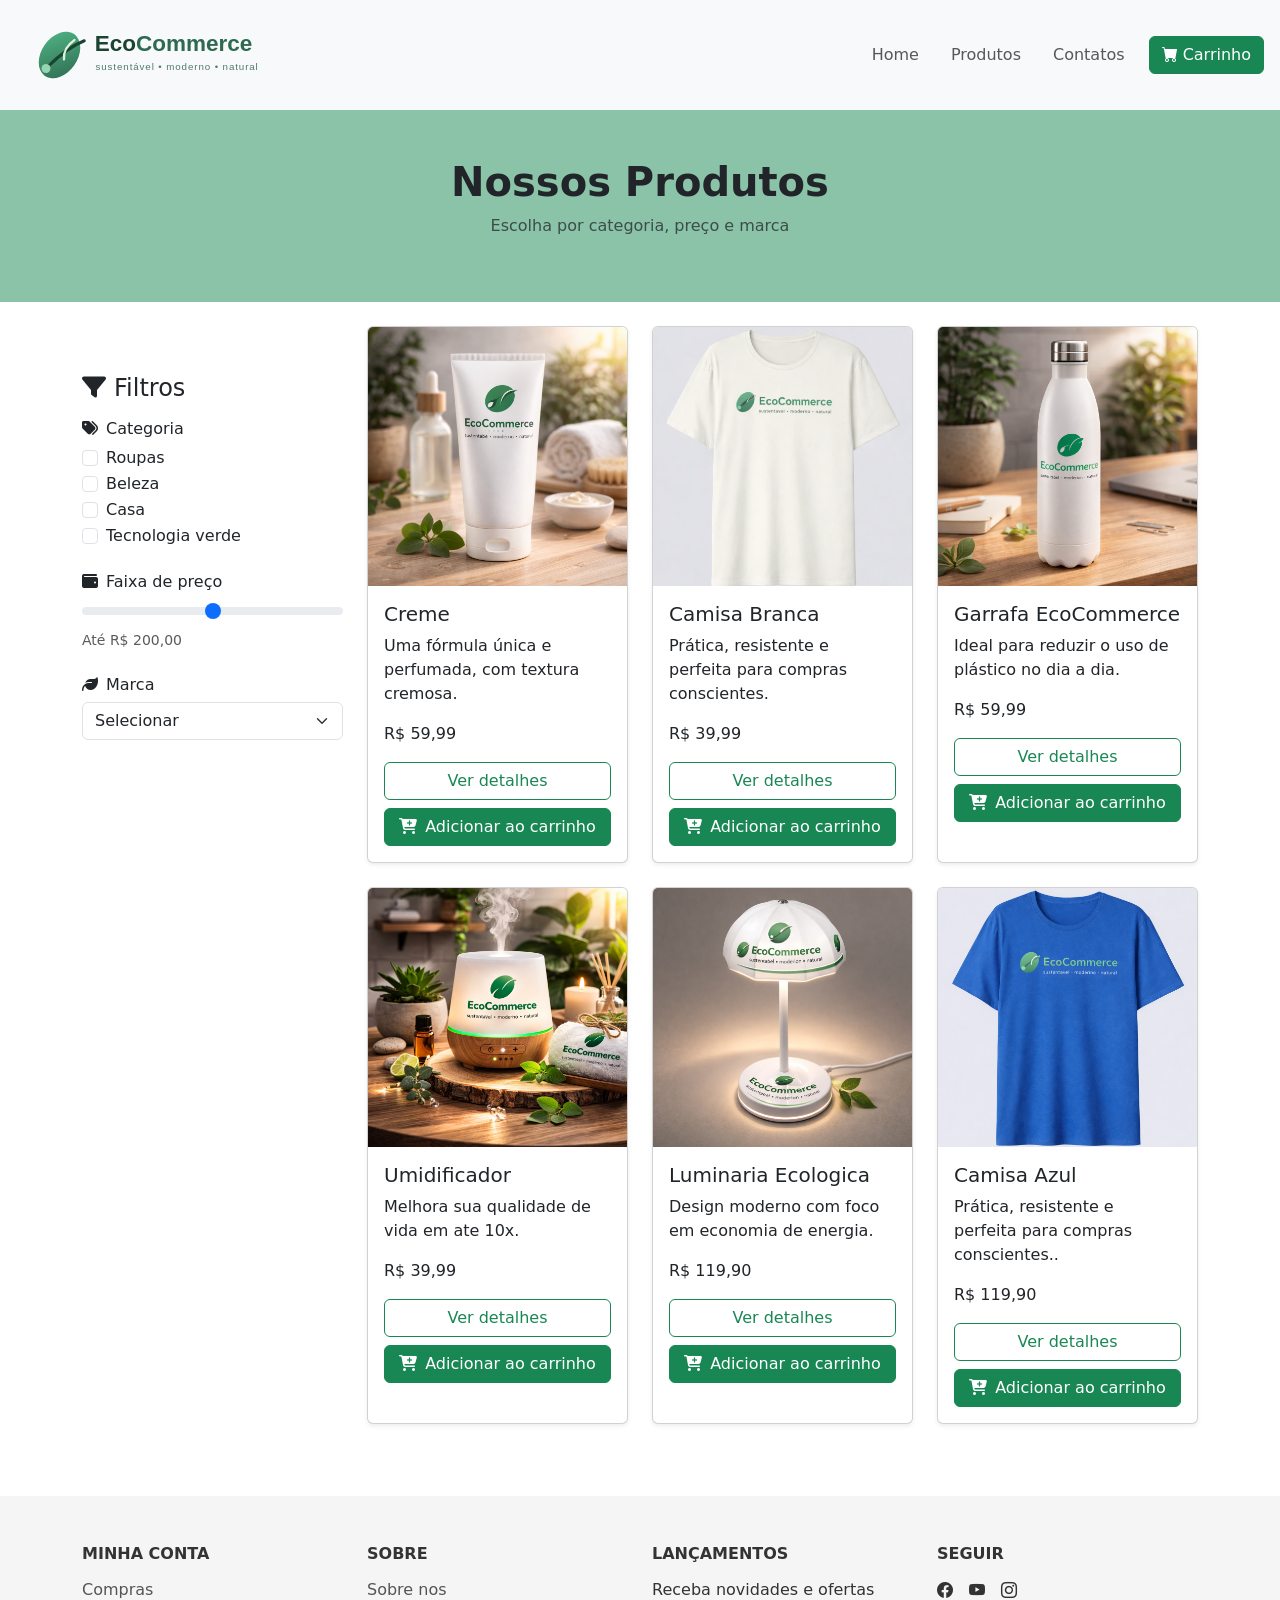
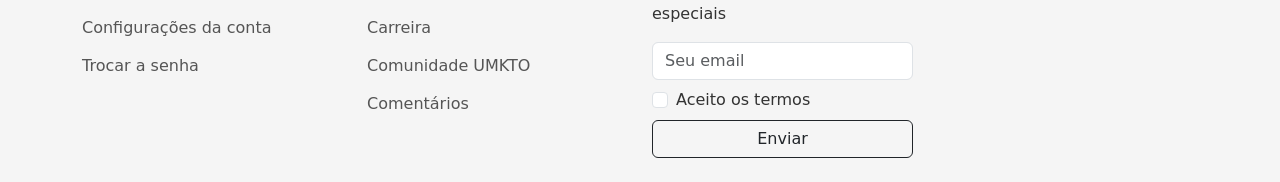
<file: src/pages/produtos.html>
<!DOCTYPE html>
<html lang="pt-BR">
<head>
  <meta charset="UTF-8">
  <meta name="viewport" content="width=device-width, initial-scale=1.0">
  <title>EcoCommerce</title>
  <link rel="stylesheet" href="https://cdn.jsdelivr.net/npm/bootstrap@5.3.3/dist/css/bootstrap.min.css">
  <link rel="stylesheet" href="https://cdn.jsdelivr.net/npm/bootstrap-icons@1.11.3/font/bootstrap-icons.min.css">
  <link rel="stylesheet" href="https://cdnjs.cloudflare.com/ajax/libs/font-awesome/6.5.0/css/all.min.css">
  <link rel="stylesheet" href="../css/style.css">
</head>
<body>
<!-- NAVBAR -->
<nav class="navbar navbar-expand-lg bg-light">
  <div class="container-fluid px-3">

    <a class="navbar-brand m-0 p-0" href="../../index.html">
      <svg class="logo-svg" viewBox="0 0 400 120" fill="none" xmlns="http://www.w3.org/2000/svg">
        <defs>
          <linearGradient id="leafGradient" x1="0" y1="0" x2="1" y2="1">
            <stop offset="0%" stop-color="#52B788"/>
            <stop offset="100%" stop-color="#2D6A4F"/>
          </linearGradient>
        </defs>

        <rect width="400" height="120" rx="20" fill="transparent"/>

        <!-- Ícone -->
        <g transform="translate(24,20)">
          <ellipse cx="34" cy="40" rx="24" ry="34" transform="rotate(35 34 40)" fill="url(#leafGradient)"/>
          <path d="M18 56C32 42 47 29 67 21" stroke="#1B4332" stroke-width="4" stroke-linecap="round"/>
          <path d="M40 46C39 36 44 27 54 20" stroke="#D8F3DC" stroke-width="3" stroke-linecap="round"/>
          <circle cx="16" cy="58" r="6" fill="#95D5B2"/>
        </g>

        <!-- Texto -->
        <text x="105" y="54" font-family="Arial, Helvetica, sans-serif" font-size="30" font-weight="700" fill="#1B4332">
          Eco<tspan fill="#2D6A4F">Commerce</tspan>
        </text>
        <text x="106" y="80" font-family="Arial, Helvetica, sans-serif" font-size="13" font-weight="400" fill="#52796F" letter-spacing="1.2">
          sustentável • moderno • natural
        </text>
      </svg>
    </a>

    <button class="navbar-toggler" type="button" data-bs-toggle="collapse" data-bs-target="#menu" aria-controls="menu" aria-expanded="false" aria-label="Toggle navigation">
      <span class="navbar-toggler-icon"></span>
    </button>

    <div class="collapse navbar-collapse justify-content-end" id="menu">
      <ul class="navbar-nav align-items-lg-center gap-lg-3 text-center">
        <li class="nav-item"><a class="nav-link" href="../../index.html">Home</a></li>
        <li class="nav-item"><a class="nav-link" href="./produtos.html">Produtos</a></li>
        <li class="nav-item"><a class="nav-link" href="./contatos.html">Contatos</a></li>
        <li class="nav-item mt-2 mt-lg-0">
          <a class="btn btn-success" href="./carrinho.html">
            <i class="bi bi-cart-fill"></i> Carrinho
          </a>
        </li>
      </ul>
    </div>

  </div>
</nav>

<header class="page-header bg-success bg-opacity-50 text-center py-5">
  <div class="container">
    <h1 class="fw-bold">Nossos Produtos</h1>
    <p class="text-muted">Escolha por categoria, preço e marca</p>
  </div>
</header>

<main class="container py-4 mb-5">
  <div class="row g-4">
    <aside class="col-lg-3">
      <div class="filter-box py-5">
        <h4 class="mb-3"><i class="fa-solid fa-filter me-2"></i>Filtros</h4>

        <div class="mb-4">
          <h6><i class="fa-solid fa-tags me-2"></i>Categoria</h6>
          <div class="form-check">
            <input class="form-check-input" type="checkbox" id="roupas">
            <label class="form-check-label" for="roupas">Roupas</label>
          </div>
          <div class="form-check">
            <input class="form-check-input" type="checkbox" id="beleza">
            <label class="form-check-label" for="beleza">Beleza</label>
          </div>
          <div class="form-check">
            <input class="form-check-input" type="checkbox" id="casa">
            <label class="form-check-label" for="casa">Casa</label>
          </div>
          <div class="form-check">
            <input class="form-check-input" type="checkbox" id="tecnologia">
            <label class="form-check-label" for="tecnologia">Tecnologia verde</label>
          </div>
        </div>

        <div class="mb-4">
          <h6><i class="fa-solid fa-wallet me-2"></i>Faixa de preço</h6>
          <input type="range" class="form-range">
          <p class="small text-muted">Até R$ 200,00</p>
        </div>

        <div class="mb-3">
          <h6><i class="fa-solid fa-leaf me-2"></i>Marca</h6>
          <select class="form-select">
            <option selected>Selecionar</option>
            <option>EcoWear</option>
            <option>BioCare</option>
            <option>GreenHome</option>
            <option>EcoTech</option>
          </select>
        </div>
      </div>
    </aside>

    <section class="col-lg-9">
      <div class="row g-4">
        <div class="col-md-6 col-xl-4">
          <div class="card h-100 shadow-sm product-card">
            <img src="../../img/Creme.png" class="card-img-top" alt="Sabonete vegano com ingredientes naturais">
            <div class="card-body">
              <h5 class="card-title">Creme</h5>
              <p class="card-text">Uma fórmula única e perfumada, com textura cremosa.</p>
              <p class="price">R$ 59,99</p>
              <a href="./descricao/creme.html" class="btn btn-outline-success w-100 mb-2">Ver detalhes</a>
              <a href="./carrinho.html" class="btn btn-success w-100">
                <i class="fa-solid fa-cart-plus me-2"></i>Adicionar ao carrinho
              </a>
            </div>
          </div>
        </div>

        <div class="col-md-6 col-xl-4">
          <div class="card h-100 shadow-sm product-card">
            <img src="../../img/camisa.png" class="card-img-top" alt="Sabonete vegano com ingredientes naturais">
            <div class="card-body">
              <h5 class="card-title">Camisa Branca</h5>
              <p class="card-text">Prática, resistente e perfeita para compras conscientes.</p>
              <p class="price">R$ 39,99</p>
              <a href="./descricao/camisa-branca.html" class="btn btn-outline-success w-100 mb-2">Ver detalhes</a>
              <a href="./carrinho.html" class="btn btn-success w-100">
                <i class="fa-solid fa-cart-plus me-2"></i>Adicionar ao carrinho
              </a>
            </div>
          </div>
        </div>

        <div class="col-md-6 col-xl-4">
          <div class="card h-100 shadow-sm product-card">
            <img src="../../img/garrafa2.png" class="card-img-top" alt="Sabonete vegano com ingredientes naturais">
            <div class="card-body">
              <h5 class="card-title">Garrafa EcoCommerce</h5>
              <p class="card-text">Ideal para reduzir o uso de plástico no dia a dia.</p>
              <p class="price">R$ 59,99</p>
              <a href="./descricao/garrafa.html" class="btn btn-outline-success w-100 mb-2">Ver detalhes</a>
              <a href="./carrinho.html" class="btn btn-success w-100">
                <i class="fa-solid fa-cart-plus me-2"></i>Adicionar ao carrinho
              </a>
            </div>
          </div>
        </div>

        <div class="col-md-6 col-xl-4">
          <div class="card h-100 shadow-sm product-card">
            <img src="../../img/umidificador.png" class="card-img-top" alt="Sabonete vegano com ingredientes naturais">
            <div class="card-body">
              <h5 class="card-title">Umidificador</h5>
              <p class="card-text">Melhora sua qualidade de vida em ate 10x.</p>
              <p class="price">R$ 39,99</p>
              <a href="./descricao/umidificador.html" class="btn btn-outline-success w-100 mb-2">Ver detalhes</a>
              <a href="./carrinho.html" class="btn btn-success w-100">
                <i class="fa-solid fa-cart-plus me-2"></i>Adicionar ao carrinho
              </a>
            </div>
          </div>
        </div>

        <div class="col-md-6 col-xl-4">
          <div class="card h-100 shadow-sm product-card">
            <img src="../../img/luminaria2.png" class="card-img-top" alt="Sabonete vegano com ingredientes naturais">
            <div class="card-body">
              <h5 class="card-title">Luminaria Ecologica</h5>
              <p class="card-text">Design moderno com foco em economia de energia.</p>
              <p class="price">R$ 119,90</p>
              <a href="./descricao/luminaria.html" class="btn btn-outline-success w-100 mb-2">Ver detalhes</a>
              <a href="./carrinho.html" class="btn btn-success w-100">
                <i class="fa-solid fa-cart-plus me-2"></i>Adicionar ao carrinho
              </a>
            </div>
          </div>
        </div>

        <div class="col-md-6 col-xl-4">
          <div class="card h-100 shadow-sm product-card">
            <img src="../../img/camisaazul.png" class="card-img-top" alt="Sabonete vegano com ingredientes naturais">
            <div class="card-body">
              <h5 class="card-title">Camisa Azul</h5>
              <p class="card-text">Prática, resistente e perfeita para compras conscientes..</p>
              <p class="price">R$ 119,90</p>
              <a href="./descricao/camisa-azul.html" class="btn btn-outline-success w-100 mb-2">Ver detalhes</a>
              <a href="./carrinho.html" class="btn btn-success w-100">
                <i class="fa-solid fa-cart-plus me-2"></i>Adicionar ao carrinho
              </a>
            </div>
          </div>
        </div>
      </div>
    </section>
  </div>
</main>

<footer class="footer mt-5 pt-5 pb-4">
  <div class="container">
    <div class="row">

      <div class="col-md-3">
        <h6>MINHA CONTA</h6>
        <ul class="list-unstyled">
          <li><a href="#">Compras</a></li>
          <li><a href="#">Configurações da conta</a></li>
          <li><a href="#">Trocar a senha</a></li>
        </ul>
      </div>

      <div class="col-md-3">
        <h6>SOBRE</h6>
        <ul class="list-unstyled">
          <li><a href="#">Sobre nos</a></li>
          <li><a href="#">Carreira</a></li>
          <li><a href="#">Comunidade UMKTO</a></li>
          <li><a href="#">Comentários</a></li>
        </ul>
      </div>

      <div class="col-md-3">
        <h6>LANÇAMENTOS</h6>
        <p>Receba novidades e ofertas especiais</p>

        <input type="email" class="form-control mb-2" placeholder="Seu email">

        <div class="form-check mb-2">
          <input class="form-check-input" type="checkbox">
          <label class="form-check-label">
            Aceito os termos
          </label>
        </div>

        <button class="btn btn-outline-dark w-100">Enviar</button>
      </div>

      <div class="col-md-3">
        <h6>SEGUIR</h6>
        <div class="social-icons d-flex gap-3 mt-3">
          <i class="bi bi-facebook"></i>
          <i class="bi bi-youtube"></i>
          <i class="bi bi-instagram"></i>
        </div>
      </div>

    </div>
  </div>
</footer>

<script src="https://cdn.jsdelivr.net/npm/bootstrap@5.3.8/dist/js/bootstrap.bundle.min.js"></script>
</body>
</html>
</file>
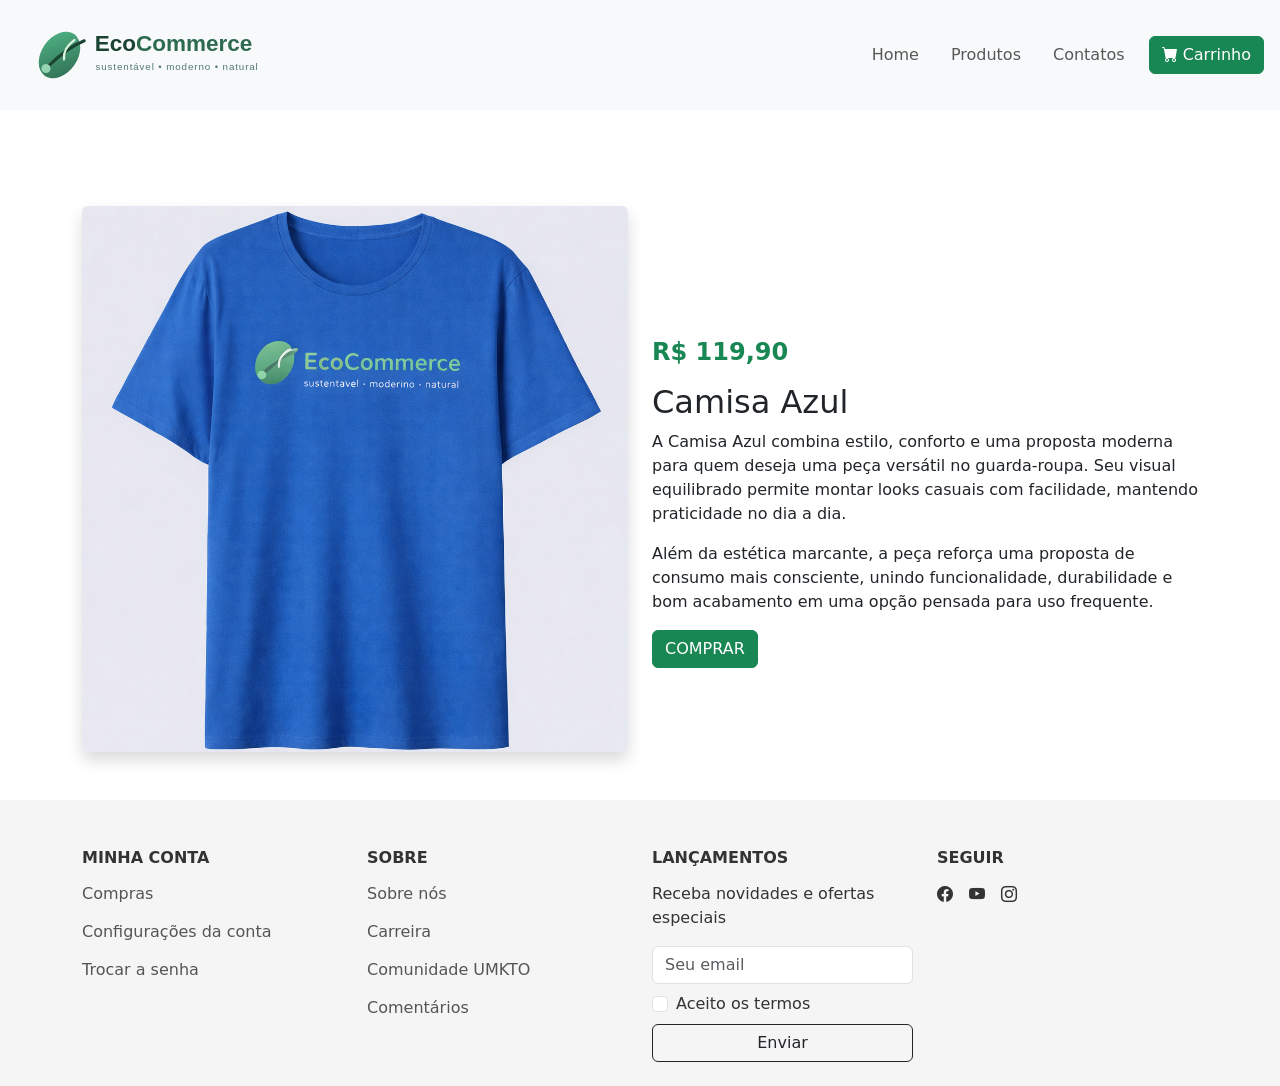
<file: src/pages/descricao/camisa-azul.html>
<!DOCTYPE html>
<html lang="pt-BR">
<head>
  <meta charset="UTF-8">
  <meta name="viewport" content="width=device-width, initial-scale=1.0">
  <title>Descrição da Camisa Azul</title>
  <link rel="stylesheet" href="https://cdn.jsdelivr.net/npm/bootstrap@5.3.3/dist/css/bootstrap.min.css">
  <link rel="stylesheet" href="https://cdn.jsdelivr.net/npm/bootstrap-icons@1.11.3/font/bootstrap-icons.min.css">
  <link rel="stylesheet" href="../../css/style.css">
</head>
<body>
<nav class="navbar navbar-expand-lg bg-light">
  <div class="container-fluid px-3">
    <a class="navbar-brand m-0 p-0" href="../../../index.html">
      <svg class="logo-svg" viewBox="0 0 400 120" fill="none" xmlns="http://www.w3.org/2000/svg">
        <defs>
          <linearGradient id="leafGradient" x1="0" y1="0" x2="1" y2="1">
            <stop offset="0%" stop-color="#52B788"/>
            <stop offset="100%" stop-color="#2D6A4F"/>
          </linearGradient>
        </defs>
        <rect width="400" height="120" rx="20" fill="transparent"/>
        <g transform="translate(24,20)">
          <ellipse cx="34" cy="40" rx="24" ry="34" transform="rotate(35 34 40)" fill="url(#leafGradient)"/>
          <path d="M18 56C32 42 47 29 67 21" stroke="#1B4332" stroke-width="4" stroke-linecap="round"/>
          <path d="M40 46C39 36 44 27 54 20" stroke="#D8F3DC" stroke-width="3" stroke-linecap="round"/>
          <circle cx="16" cy="58" r="6" fill="#95D5B2"/>
        </g>
        <text x="105" y="54" font-family="Arial, Helvetica, sans-serif" font-size="30" font-weight="700" fill="#1B4332">
          Eco<tspan fill="#2D6A4F">Commerce</tspan>
        </text>
        <text x="106" y="80" font-family="Arial, Helvetica, sans-serif" font-size="13" font-weight="400" fill="#52796F" letter-spacing="1.2">
          sustentável • moderno • natural
        </text>
      </svg>
    </a>

    <button class="navbar-toggler" type="button" data-bs-toggle="collapse" data-bs-target="#menu">
      <span class="navbar-toggler-icon"></span>
    </button>

    <div class="collapse navbar-collapse justify-content-end" id="menu">
      <ul class="navbar-nav align-items-lg-center gap-lg-3 text-center">
        <li class="nav-item"><a class="nav-link" href="../../../index.html">Home</a></li>
        <li class="nav-item"><a class="nav-link" href="../produtos.html">Produtos</a></li>
        <li class="nav-item"><a class="nav-link" href="../contatos.html">Contatos</a></li>
        <li class="nav-item mt-2 mt-lg-0">
          <a class="btn btn-success" href="../carrinho.html">
            <i class="bi bi-cart-fill"></i> Carrinho
          </a>
        </li>
      </ul>
    </div>
  </div>
</nav>

<div class="container my-5">
  <div class="row align-items-center">
    <div class="col-md-6 text-start mt-5">
      <img src="../../../img/camisaazul.png" alt="Camisa Azul" class="img-fluid rounded shadow">
    </div>

    <div class="col-md-6 mt-5 pt-5">
      <h4 class="text-success fw-bold mb-3">R$ 119,90</h4>
      <h2>Camisa Azul</h2>
      <p>
        A Camisa Azul combina estilo, conforto e uma proposta moderna para quem deseja uma peça versátil
        no guarda-roupa. Seu visual equilibrado permite montar looks casuais com facilidade,
        mantendo praticidade no dia a dia.
      </p>
      <p>
        Além da estética marcante, a peça reforça uma proposta de consumo mais consciente,
        unindo funcionalidade, durabilidade e bom acabamento em uma opção pensada para uso frequente.
      </p>

      <a href="../carrinho.html" class="btn btn-success">COMPRAR</a>
    </div>
  </div>
</div>

<footer class="footer mt-5 pt-5 pb-4">
  <div class="container">
    <div class="row">
      <div class="col-md-3">
        <h6>MINHA CONTA</h6>
        <ul class="list-unstyled">
          <li><a href="#">Compras</a></li>
          <li><a href="#">Configurações da conta</a></li>
          <li><a href="#">Trocar a senha</a></li>
        </ul>
      </div>
      <div class="col-md-3">
        <h6>SOBRE</h6>
        <ul class="list-unstyled">
          <li><a href="#">Sobre nós</a></li>
          <li><a href="#">Carreira</a></li>
          <li><a href="#">Comunidade UMKTO</a></li>
          <li><a href="#">Comentários</a></li>
        </ul>
      </div>
      <div class="col-md-3">
        <h6>LANÇAMENTOS</h6>
        <p>Receba novidades e ofertas especiais</p>
        <input type="email" class="form-control mb-2" placeholder="Seu email">
        <div class="form-check mb-2">
          <input class="form-check-input" type="checkbox" id="termos-camisa-azul">
          <label class="form-check-label" for="termos-camisa-azul">Aceito os termos</label>
        </div>
        <button class="btn btn-outline-dark w-100">Enviar</button>
      </div>
      <div class="col-md-3">
        <h6>SEGUIR</h6>
        <div class="social-icons d-flex gap-3 mt-3">
          <i class="bi bi-facebook"></i>
          <i class="bi bi-youtube"></i>
          <i class="bi bi-instagram"></i>
        </div>
      </div>
    </div>
  </div>
</footer>

<script src="https://cdn.jsdelivr.net/npm/bootstrap@5.3.3/dist/js/bootstrap.bundle.min.js"></script>
</body>
</html>
</file>
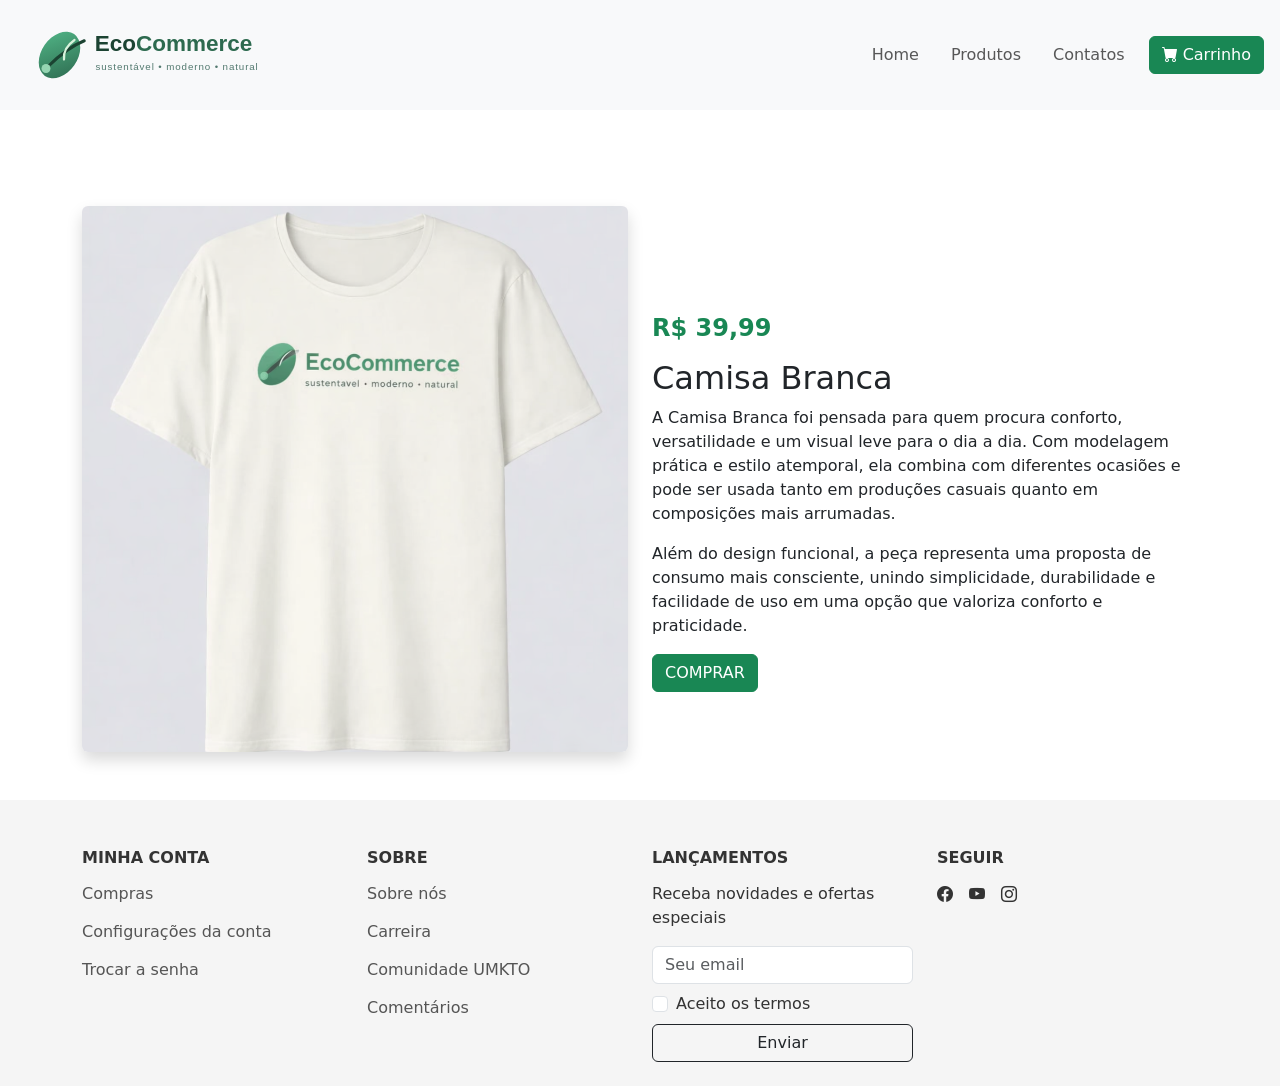
<file: src/pages/descricao/camisa-branca.html>
<!DOCTYPE html>
<html lang="pt-BR">
<head>
  <meta charset="UTF-8">
  <meta name="viewport" content="width=device-width, initial-scale=1.0">
  <title>Descrição da Camisa Branca</title>
  <link rel="stylesheet" href="https://cdn.jsdelivr.net/npm/bootstrap@5.3.3/dist/css/bootstrap.min.css">
  <link rel="stylesheet" href="https://cdn.jsdelivr.net/npm/bootstrap-icons@1.11.3/font/bootstrap-icons.min.css">
  <link rel="stylesheet" href="../../css/style.css">
</head>
<body>
<nav class="navbar navbar-expand-lg bg-light">
  <div class="container-fluid px-3">
    <a class="navbar-brand m-0 p-0" href="../../../index.html">
      <svg class="logo-svg" viewBox="0 0 400 120" fill="none" xmlns="http://www.w3.org/2000/svg">
        <defs>
          <linearGradient id="leafGradient" x1="0" y1="0" x2="1" y2="1">
            <stop offset="0%" stop-color="#52B788"/>
            <stop offset="100%" stop-color="#2D6A4F"/>
          </linearGradient>
        </defs>
        <rect width="400" height="120" rx="20" fill="transparent"/>
        <g transform="translate(24,20)">
          <ellipse cx="34" cy="40" rx="24" ry="34" transform="rotate(35 34 40)" fill="url(#leafGradient)"/>
          <path d="M18 56C32 42 47 29 67 21" stroke="#1B4332" stroke-width="4" stroke-linecap="round"/>
          <path d="M40 46C39 36 44 27 54 20" stroke="#D8F3DC" stroke-width="3" stroke-linecap="round"/>
          <circle cx="16" cy="58" r="6" fill="#95D5B2"/>
        </g>
        <text x="105" y="54" font-family="Arial, Helvetica, sans-serif" font-size="30" font-weight="700" fill="#1B4332">
          Eco<tspan fill="#2D6A4F">Commerce</tspan>
        </text>
        <text x="106" y="80" font-family="Arial, Helvetica, sans-serif" font-size="13" font-weight="400" fill="#52796F" letter-spacing="1.2">
          sustentável • moderno • natural
        </text>
      </svg>
    </a>

    <button class="navbar-toggler" type="button" data-bs-toggle="collapse" data-bs-target="#menu">
      <span class="navbar-toggler-icon"></span>
    </button>

    <div class="collapse navbar-collapse justify-content-end" id="menu">
      <ul class="navbar-nav align-items-lg-center gap-lg-3 text-center">
        <li class="nav-item"><a class="nav-link" href="../../../index.html">Home</a></li>
        <li class="nav-item"><a class="nav-link" href="../produtos.html">Produtos</a></li>
        <li class="nav-item"><a class="nav-link" href="../contatos.html">Contatos</a></li>
        <li class="nav-item mt-2 mt-lg-0">
          <a class="btn btn-success" href="../carrinho.html">
            <i class="bi bi-cart-fill"></i> Carrinho
          </a>
        </li>
      </ul>
    </div>
  </div>
</nav>

<div class="container my-5">
  <div class="row align-items-center">
    <div class="col-md-6 text-start mt-5">
      <img src="../../../img/camisa.png" alt="Camisa Branca" class="img-fluid rounded shadow">
    </div>

    <div class="col-md-6 mt-5 pt-5">
      <h4 class="text-success fw-bold mb-3">R$ 39,99</h4>
      <h2>Camisa Branca</h2>
      <p>
        A Camisa Branca foi pensada para quem procura conforto, versatilidade e um visual leve para o dia a dia.
        Com modelagem prática e estilo atemporal, ela combina com diferentes ocasiões e pode ser usada
        tanto em produções casuais quanto em composições mais arrumadas.
      </p>
      <p>
        Além do design funcional, a peça representa uma proposta de consumo mais consciente,
        unindo simplicidade, durabilidade e facilidade de uso em uma opção que valoriza conforto e praticidade.
      </p>

      <a href="../carrinho.html" class="btn btn-success">COMPRAR</a>
    </div>
  </div>
</div>

<footer class="footer mt-5 pt-5 pb-4">
  <div class="container">
    <div class="row">
      <div class="col-md-3">
        <h6>MINHA CONTA</h6>
        <ul class="list-unstyled">
          <li><a href="#">Compras</a></li>
          <li><a href="#">Configurações da conta</a></li>
          <li><a href="#">Trocar a senha</a></li>
        </ul>
      </div>
      <div class="col-md-3">
        <h6>SOBRE</h6>
        <ul class="list-unstyled">
          <li><a href="#">Sobre nós</a></li>
          <li><a href="#">Carreira</a></li>
          <li><a href="#">Comunidade UMKTO</a></li>
          <li><a href="#">Comentários</a></li>
        </ul>
      </div>
      <div class="col-md-3">
        <h6>LANÇAMENTOS</h6>
        <p>Receba novidades e ofertas especiais</p>
        <input type="email" class="form-control mb-2" placeholder="Seu email">
        <div class="form-check mb-2">
          <input class="form-check-input" type="checkbox" id="termos-camisa-branca">
          <label class="form-check-label" for="termos-camisa-branca">Aceito os termos</label>
        </div>
        <button class="btn btn-outline-dark w-100">Enviar</button>
      </div>
      <div class="col-md-3">
        <h6>SEGUIR</h6>
        <div class="social-icons d-flex gap-3 mt-3">
          <i class="bi bi-facebook"></i>
          <i class="bi bi-youtube"></i>
          <i class="bi bi-instagram"></i>
        </div>
      </div>
    </div>
  </div>
</footer>

<script src="https://cdn.jsdelivr.net/npm/bootstrap@5.3.3/dist/js/bootstrap.bundle.min.js"></script>
</body>
</html>
</file>
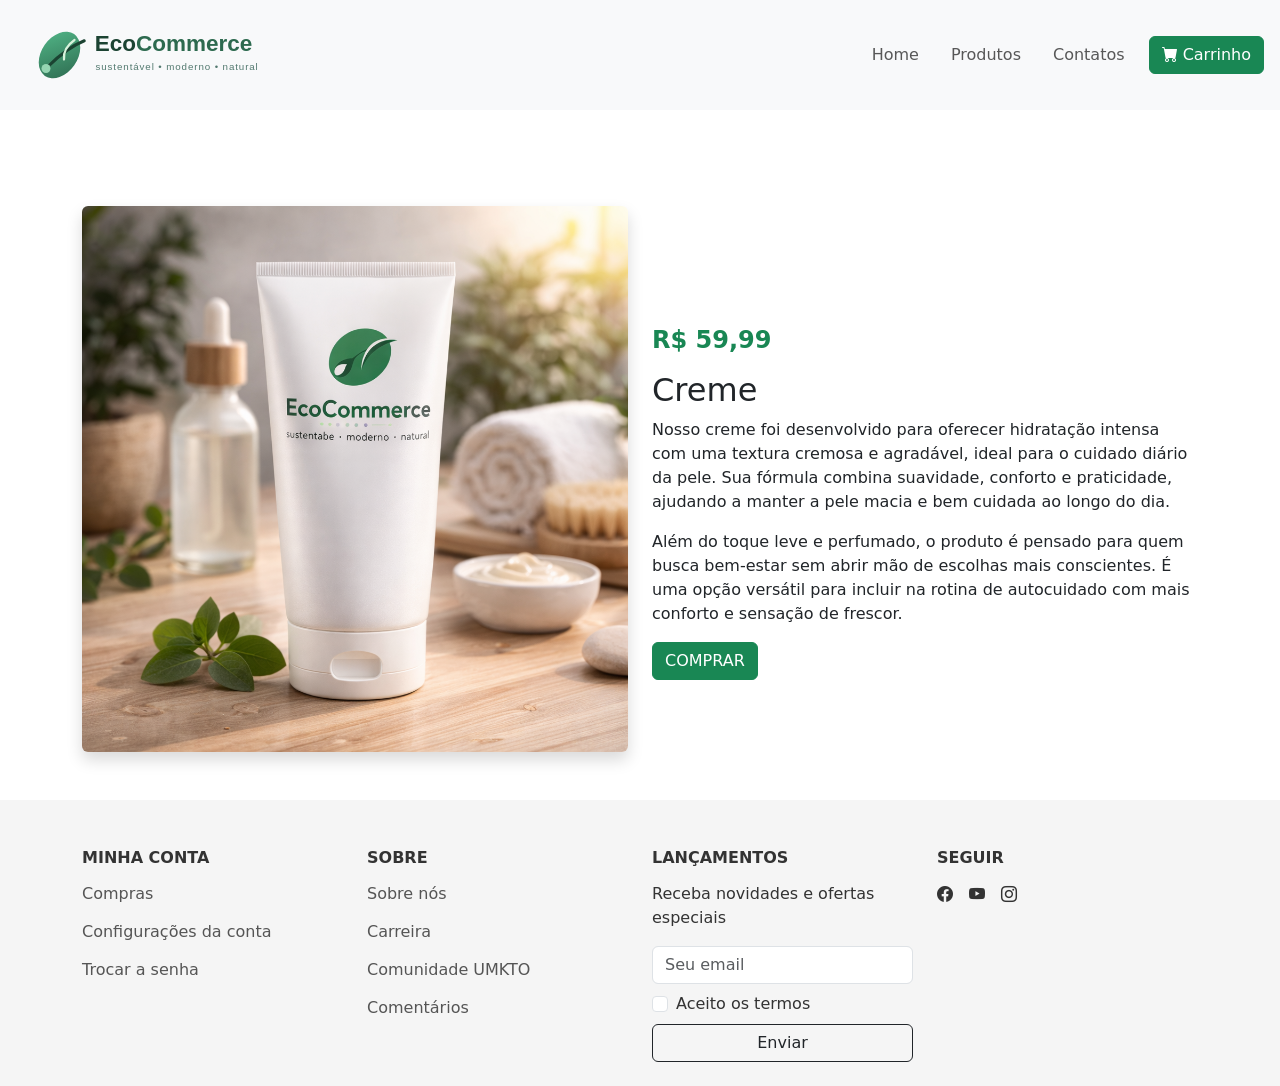
<file: src/pages/descricao/creme.html>
<!DOCTYPE html>
<html lang="pt-BR">
<head>
  <meta charset="UTF-8">
  <meta name="viewport" content="width=device-width, initial-scale=1.0">
  <title>Descrição do Creme</title>
  <link rel="stylesheet" href="https://cdn.jsdelivr.net/npm/bootstrap@5.3.3/dist/css/bootstrap.min.css">
  <link rel="stylesheet" href="https://cdn.jsdelivr.net/npm/bootstrap-icons@1.11.3/font/bootstrap-icons.min.css">
  <link rel="stylesheet" href="../../css/style.css">
</head>
<body>

<nav class="navbar navbar-expand-lg bg-light">
  <div class="container-fluid px-3">
    <a class="navbar-brand m-0 p-0" href="../../../index.html">
      <svg class="logo-svg" viewBox="0 0 400 120" fill="none" xmlns="http://www.w3.org/2000/svg">
        <defs>
          <linearGradient id="leafGradient" x1="0" y1="0" x2="1" y2="1">
            <stop offset="0%" stop-color="#52B788"/>
            <stop offset="100%" stop-color="#2D6A4F"/>
          </linearGradient>
        </defs>
        <rect width="400" height="120" rx="20" fill="transparent"/>
        <g transform="translate(24,20)">
          <ellipse cx="34" cy="40" rx="24" ry="34" transform="rotate(35 34 40)" fill="url(#leafGradient)"/>
          <path d="M18 56C32 42 47 29 67 21" stroke="#1B4332" stroke-width="4" stroke-linecap="round"/>
          <path d="M40 46C39 36 44 27 54 20" stroke="#D8F3DC" stroke-width="3" stroke-linecap="round"/>
          <circle cx="16" cy="58" r="6" fill="#95D5B2"/>
        </g>
        <text x="105" y="54" font-family="Arial, Helvetica, sans-serif" font-size="30" font-weight="700" fill="#1B4332">
          Eco<tspan fill="#2D6A4F">Commerce</tspan>
        </text>
        <text x="106" y="80" font-family="Arial, Helvetica, sans-serif" font-size="13" font-weight="400" fill="#52796F" letter-spacing="1.2">
          sustentável • moderno • natural
        </text>
      </svg>
    </a>

    <button class="navbar-toggler" type="button" data-bs-toggle="collapse" data-bs-target="#menu">
      <span class="navbar-toggler-icon"></span>
    </button>

    <div class="collapse navbar-collapse justify-content-end" id="menu">
      <ul class="navbar-nav align-items-lg-center gap-lg-3 text-center">
        <li class="nav-item"><a class="nav-link" href="../../../index.html">Home</a></li>
        <li class="nav-item"><a class="nav-link" href="../produtos.html">Produtos</a></li>
        <li class="nav-item"><a class="nav-link" href="../contatos.html">Contatos</a></li>
        <li class="nav-item mt-2 mt-lg-0">
          <a class="btn btn-success" href="../carrinho.html">
            <i class="bi bi-cart-fill"></i> Carrinho
          </a>
        </li>
      </ul>
    </div>
  </div>
</nav>

<div class="container my-5">
  <div class="row align-items-center">
    <div class="col-md-6 text-start mt-5">
      <img src="../../../img/Creme.png" alt="Creme" class="img-fluid rounded shadow">
    </div>

    <div class="col-md-6 mt-5 pt-5">
      <h4 class="text-success fw-bold mb-3">R$ 59,99</h4>
      <h2>Creme</h2>
      <p>
        Nosso creme foi desenvolvido para oferecer hidratação intensa com uma textura cremosa e agradável,
        ideal para o cuidado diário da pele. Sua fórmula combina suavidade, conforto e praticidade,
        ajudando a manter a pele macia e bem cuidada ao longo do dia.
      </p>
      <p>
        Além do toque leve e perfumado, o produto é pensado para quem busca bem-estar sem abrir mão
        de escolhas mais conscientes. É uma opção versátil para incluir na rotina de autocuidado
        com mais conforto e sensação de frescor.
      </p>

      <a href="../carrinho.html" class="btn btn-success">COMPRAR</a>
    </div>
  </div>
</div>

<footer class="footer mt-5 pt-5 pb-4">
  <div class="container">
    <div class="row">
      <div class="col-md-3">
        <h6>MINHA CONTA</h6>
        <ul class="list-unstyled">
          <li><a href="#">Compras</a></li>
          <li><a href="#">Configurações da conta</a></li>
          <li><a href="#">Trocar a senha</a></li>
        </ul>
      </div>

      <div class="col-md-3">
        <h6>SOBRE</h6>
        <ul class="list-unstyled">
          <li><a href="#">Sobre nós</a></li>
          <li><a href="#">Carreira</a></li>
          <li><a href="#">Comunidade UMKTO</a></li>
          <li><a href="#">Comentários</a></li>
        </ul>
      </div>

      <div class="col-md-3">
        <h6>LANÇAMENTOS</h6>
        <p>Receba novidades e ofertas especiais</p>
        <input type="email" class="form-control mb-2" placeholder="Seu email">
        <div class="form-check mb-2">
          <input class="form-check-input" type="checkbox" id="termos-creme">
          <label class="form-check-label" for="termos-creme">Aceito os termos</label>
        </div>
        <button class="btn btn-outline-dark w-100">Enviar</button>
      </div>

      <div class="col-md-3">
        <h6>SEGUIR</h6>
        <div class="social-icons d-flex gap-3 mt-3">
          <i class="bi bi-facebook"></i>
          <i class="bi bi-youtube"></i>
          <i class="bi bi-instagram"></i>
        </div>
      </div>
    </div>
  </div>
</footer>

<script src="https://cdn.jsdelivr.net/npm/bootstrap@5.3.3/dist/js/bootstrap.bundle.min.js"></script>
</body>
</html>
</file>
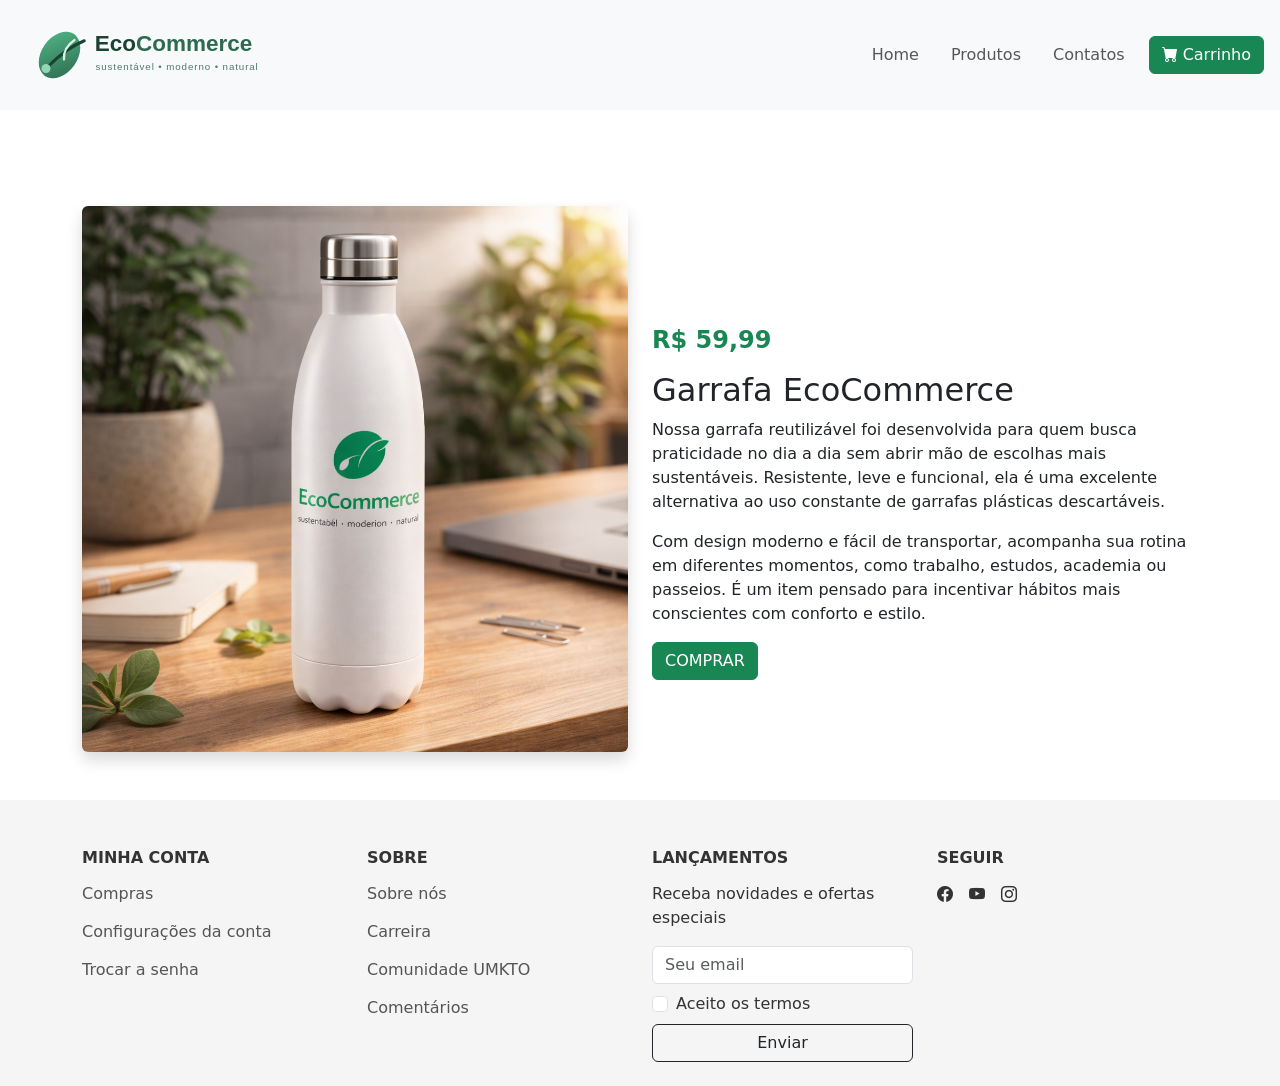
<file: src/pages/descricao/garrafa.html>
<!DOCTYPE html>
<html lang="pt-BR">
<head>
  <meta charset="UTF-8">
  <meta name="viewport" content="width=device-width, initial-scale=1.0">
  <title>Descrição da Garrafa EcoCommerce</title>
  <link rel="stylesheet" href="https://cdn.jsdelivr.net/npm/bootstrap@5.3.3/dist/css/bootstrap.min.css">
  <link rel="stylesheet" href="https://cdn.jsdelivr.net/npm/bootstrap-icons@1.11.3/font/bootstrap-icons.min.css">
  <link rel="stylesheet" href="../../css/style.css">
</head>
<body>

<nav class="navbar navbar-expand-lg bg-light">
  <div class="container-fluid px-3">
    <a class="navbar-brand m-0 p-0" href="../../../index.html">
      <svg class="logo-svg" viewBox="0 0 400 120" fill="none" xmlns="http://www.w3.org/2000/svg">
        <defs>
          <linearGradient id="leafGradient" x1="0" y1="0" x2="1" y2="1">
            <stop offset="0%" stop-color="#52B788"/>
            <stop offset="100%" stop-color="#2D6A4F"/>
          </linearGradient>
        </defs>
        <rect width="400" height="120" rx="20" fill="transparent"/>
        <g transform="translate(24,20)">
          <ellipse cx="34" cy="40" rx="24" ry="34" transform="rotate(35 34 40)" fill="url(#leafGradient)"/>
          <path d="M18 56C32 42 47 29 67 21" stroke="#1B4332" stroke-width="4" stroke-linecap="round"/>
          <path d="M40 46C39 36 44 27 54 20" stroke="#D8F3DC" stroke-width="3" stroke-linecap="round"/>
          <circle cx="16" cy="58" r="6" fill="#95D5B2"/>
        </g>
        <text x="105" y="54" font-family="Arial, Helvetica, sans-serif" font-size="30" font-weight="700" fill="#1B4332">
          Eco<tspan fill="#2D6A4F">Commerce</tspan>
        </text>
        <text x="106" y="80" font-family="Arial, Helvetica, sans-serif" font-size="13" font-weight="400" fill="#52796F" letter-spacing="1.2">
          sustentável • moderno • natural
        </text>
      </svg>
    </a>

    <button class="navbar-toggler" type="button" data-bs-toggle="collapse" data-bs-target="#menu">
      <span class="navbar-toggler-icon"></span>
    </button>

    <div class="collapse navbar-collapse justify-content-end" id="menu">
      <ul class="navbar-nav align-items-lg-center gap-lg-3 text-center">
        <li class="nav-item"><a class="nav-link" href="../../../index.html">Home</a></li>
        <li class="nav-item"><a class="nav-link" href="../produtos.html">Produtos</a></li>
        <li class="nav-item"><a class="nav-link" href="../contatos.html">Contatos</a></li>
        <li class="nav-item mt-2 mt-lg-0">
          <a class="btn btn-success" href="../carrinho.html">
            <i class="bi bi-cart-fill"></i> Carrinho
          </a>
        </li>
      </ul>
    </div>
  </div>
</nav>

<div class="container my-5">
  <div class="row align-items-center">
    <div class="col-md-6 text-start mt-5">
      <img src="../../../img/garrafa2.png" alt="Garrafa EcoCommerce" class="img-fluid rounded shadow">
    </div>

    <div class="col-md-6 mt-5 pt-5">
      <h4 class="text-success fw-bold mb-3">R$ 59,99</h4>
      <h2>Garrafa EcoCommerce</h2>
      <p>
        Nossa garrafa reutilizável foi desenvolvida para quem busca praticidade no dia a dia sem abrir mão
        de escolhas mais sustentáveis. Resistente, leve e funcional, ela é uma excelente alternativa
        ao uso constante de garrafas plásticas descartáveis.
      </p>
      <p>
        Com design moderno e fácil de transportar, acompanha sua rotina em diferentes momentos,
        como trabalho, estudos, academia ou passeios. É um item pensado para incentivar hábitos mais conscientes
        com conforto e estilo.
      </p>

      <a href="../carrinho.html" class="btn btn-success">COMPRAR</a>
    </div>
  </div>
</div>

<footer class="footer mt-5 pt-5 pb-4">
  <div class="container">
    <div class="row">
      <div class="col-md-3">
        <h6>MINHA CONTA</h6>
        <ul class="list-unstyled">
          <li><a href="#">Compras</a></li>
          <li><a href="#">Configurações da conta</a></li>
          <li><a href="#">Trocar a senha</a></li>
        </ul>
      </div>
      <div class="col-md-3">
        <h6>SOBRE</h6>
        <ul class="list-unstyled">
          <li><a href="#">Sobre nós</a></li>
          <li><a href="#">Carreira</a></li>
          <li><a href="#">Comunidade UMKTO</a></li>
          <li><a href="#">Comentários</a></li>
        </ul>
      </div>
      <div class="col-md-3">
        <h6>LANÇAMENTOS</h6>
        <p>Receba novidades e ofertas especiais</p>
        <input type="email" class="form-control mb-2" placeholder="Seu email">
        <div class="form-check mb-2">
          <input class="form-check-input" type="checkbox" id="termos-garrafa">
          <label class="form-check-label" for="termos-garrafa">Aceito os termos</label>
        </div>
        <button class="btn btn-outline-dark w-100">Enviar</button>
      </div>
      <div class="col-md-3">
        <h6>SEGUIR</h6>
        <div class="social-icons d-flex gap-3 mt-3">
          <i class="bi bi-facebook"></i>
          <i class="bi bi-youtube"></i>
          <i class="bi bi-instagram"></i>
        </div>
      </div>
    </div>
  </div>
</footer>

<script src="https://cdn.jsdelivr.net/npm/bootstrap@5.3.3/dist/js/bootstrap.bundle.min.js"></script>
</body>
</html>
</file>
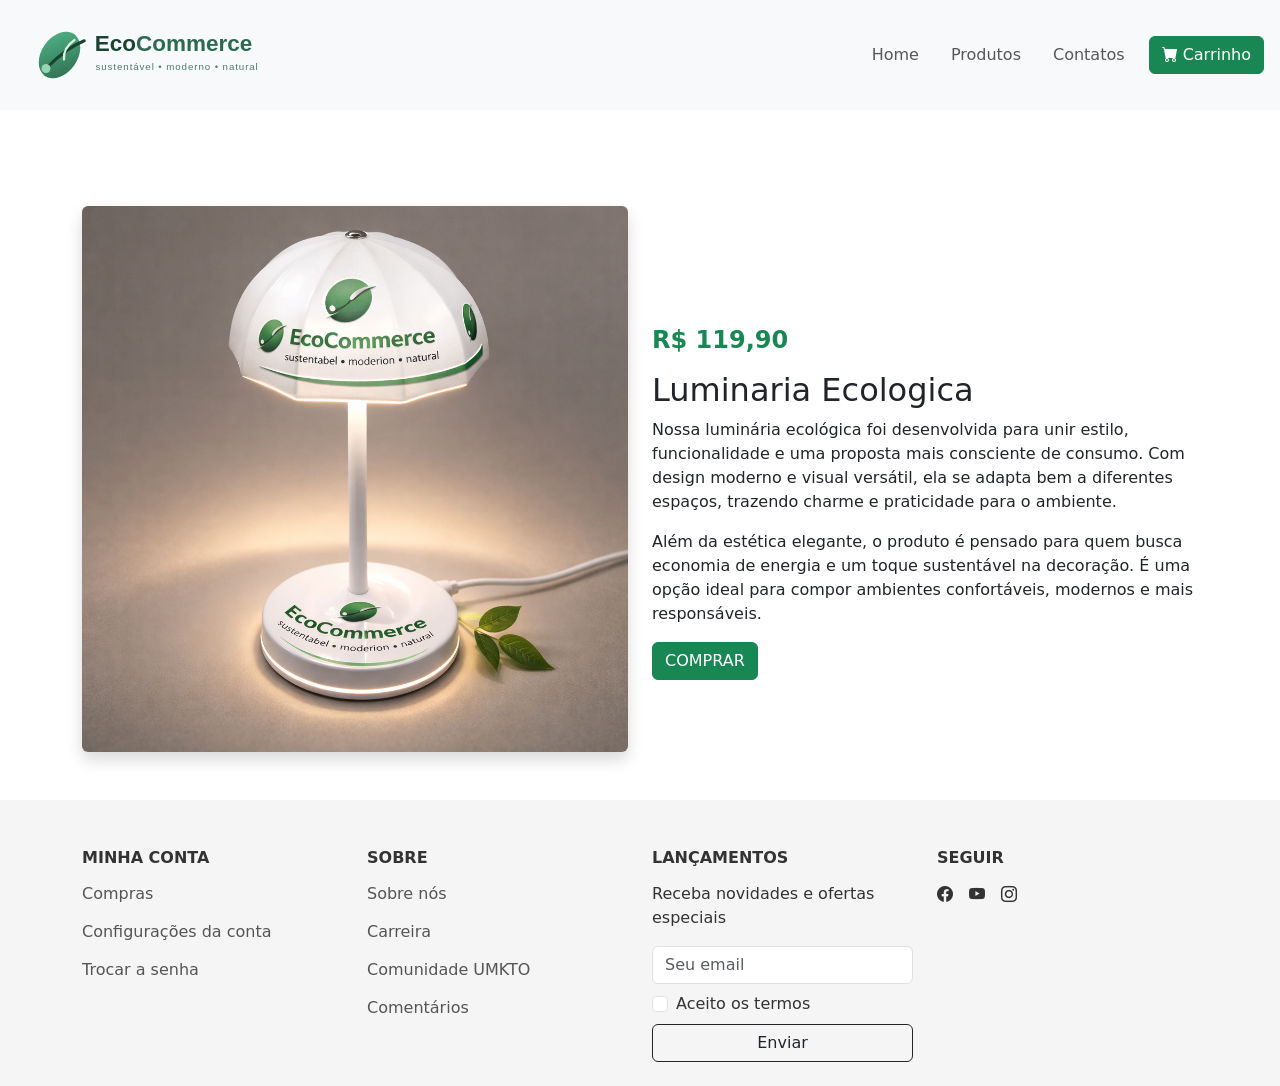
<file: src/pages/descricao/luminaria.html>
<!DOCTYPE html>
<html lang="pt-BR">
<head>
  <meta charset="UTF-8">
  <meta name="viewport" content="width=device-width, initial-scale=1.0">
  <title>Descrição da Luminaria Ecologica</title>
  <link rel="stylesheet" href="https://cdn.jsdelivr.net/npm/bootstrap@5.3.3/dist/css/bootstrap.min.css">
  <link rel="stylesheet" href="https://cdn.jsdelivr.net/npm/bootstrap-icons@1.11.3/font/bootstrap-icons.min.css">
  <link rel="stylesheet" href="../../css/style.css">
</head>
<body>

<nav class="navbar navbar-expand-lg bg-light">
  <div class="container-fluid px-3">
    <a class="navbar-brand m-0 p-0" href="../../../index.html">
      <svg class="logo-svg" viewBox="0 0 400 120" fill="none" xmlns="http://www.w3.org/2000/svg">
        <defs>
          <linearGradient id="leafGradient" x1="0" y1="0" x2="1" y2="1">
            <stop offset="0%" stop-color="#52B788"/>
            <stop offset="100%" stop-color="#2D6A4F"/>
          </linearGradient>
        </defs>
        <rect width="400" height="120" rx="20" fill="transparent"/>
        <g transform="translate(24,20)">
          <ellipse cx="34" cy="40" rx="24" ry="34" transform="rotate(35 34 40)" fill="url(#leafGradient)"/>
          <path d="M18 56C32 42 47 29 67 21" stroke="#1B4332" stroke-width="4" stroke-linecap="round"/>
          <path d="M40 46C39 36 44 27 54 20" stroke="#D8F3DC" stroke-width="3" stroke-linecap="round"/>
          <circle cx="16" cy="58" r="6" fill="#95D5B2"/>
        </g>
        <text x="105" y="54" font-family="Arial, Helvetica, sans-serif" font-size="30" font-weight="700" fill="#1B4332">
          Eco<tspan fill="#2D6A4F">Commerce</tspan>
        </text>
        <text x="106" y="80" font-family="Arial, Helvetica, sans-serif" font-size="13" font-weight="400" fill="#52796F" letter-spacing="1.2">
          sustentável • moderno • natural
        </text>
      </svg>
    </a>

    <button class="navbar-toggler" type="button" data-bs-toggle="collapse" data-bs-target="#menu">
      <span class="navbar-toggler-icon"></span>
    </button>

    <div class="collapse navbar-collapse justify-content-end" id="menu">
      <ul class="navbar-nav align-items-lg-center gap-lg-3 text-center">
        <li class="nav-item"><a class="nav-link" href="../../../index.html">Home</a></li>
        <li class="nav-item"><a class="nav-link" href="../produtos.html">Produtos</a></li>
        <li class="nav-item"><a class="nav-link" href="../contatos.html">Contatos</a></li>
        <li class="nav-item mt-2 mt-lg-0">
          <a class="btn btn-success" href="../carrinho.html">
            <i class="bi bi-cart-fill"></i> Carrinho
          </a>
        </li>
      </ul>
    </div>
  </div>
</nav>

<div class="container my-5">
  <div class="row align-items-center">
    <div class="col-md-6 text-start mt-5">
      <img src="../../../img/luminaria2.png" alt="Luminaria Ecologica" class="img-fluid rounded shadow">
    </div>

    <div class="col-md-6 mt-5 pt-5">
      <h4 class="text-success fw-bold mb-3">R$ 119,90</h4>
      <h2>Luminaria Ecologica</h2>
      <p>
        Nossa luminária ecológica foi desenvolvida para unir estilo, funcionalidade e uma proposta
        mais consciente de consumo. Com design moderno e visual versátil, ela se adapta bem a diferentes espaços,
        trazendo charme e praticidade para o ambiente.
      </p>
      <p>
        Além da estética elegante, o produto é pensado para quem busca economia de energia
        e um toque sustentável na decoração. É uma opção ideal para compor ambientes confortáveis,
        modernos e mais responsáveis.
      </p>

      <a href="../carrinho.html" class="btn btn-success">COMPRAR</a>
    </div>
  </div>
</div>

<footer class="footer mt-5 pt-5 pb-4">
  <div class="container">
    <div class="row">
      <div class="col-md-3">
        <h6>MINHA CONTA</h6>
        <ul class="list-unstyled">
          <li><a href="#">Compras</a></li>
          <li><a href="#">Configurações da conta</a></li>
          <li><a href="#">Trocar a senha</a></li>
        </ul>
      </div>
      <div class="col-md-3">
        <h6>SOBRE</h6>
        <ul class="list-unstyled">
          <li><a href="#">Sobre nós</a></li>
          <li><a href="#">Carreira</a></li>
          <li><a href="#">Comunidade UMKTO</a></li>
          <li><a href="#">Comentários</a></li>
        </ul>
      </div>
      <div class="col-md-3">
        <h6>LANÇAMENTOS</h6>
        <p>Receba novidades e ofertas especiais</p>
        <input type="email" class="form-control mb-2" placeholder="Seu email">
        <div class="form-check mb-2">
          <input class="form-check-input" type="checkbox" id="termos-luminaria">
          <label class="form-check-label" for="termos-luminaria">Aceito os termos</label>
        </div>
        <button class="btn btn-outline-dark w-100">Enviar</button>
      </div>
      <div class="col-md-3">
        <h6>SEGUIR</h6>
        <div class="social-icons d-flex gap-3 mt-3">
          <i class="bi bi-facebook"></i>
          <i class="bi bi-youtube"></i>
          <i class="bi bi-instagram"></i>
        </div>
      </div>
    </div>
  </div>
</footer>

<script src="https://cdn.jsdelivr.net/npm/bootstrap@5.3.3/dist/js/bootstrap.bundle.min.js"></script>
</body>
</html>
</file>
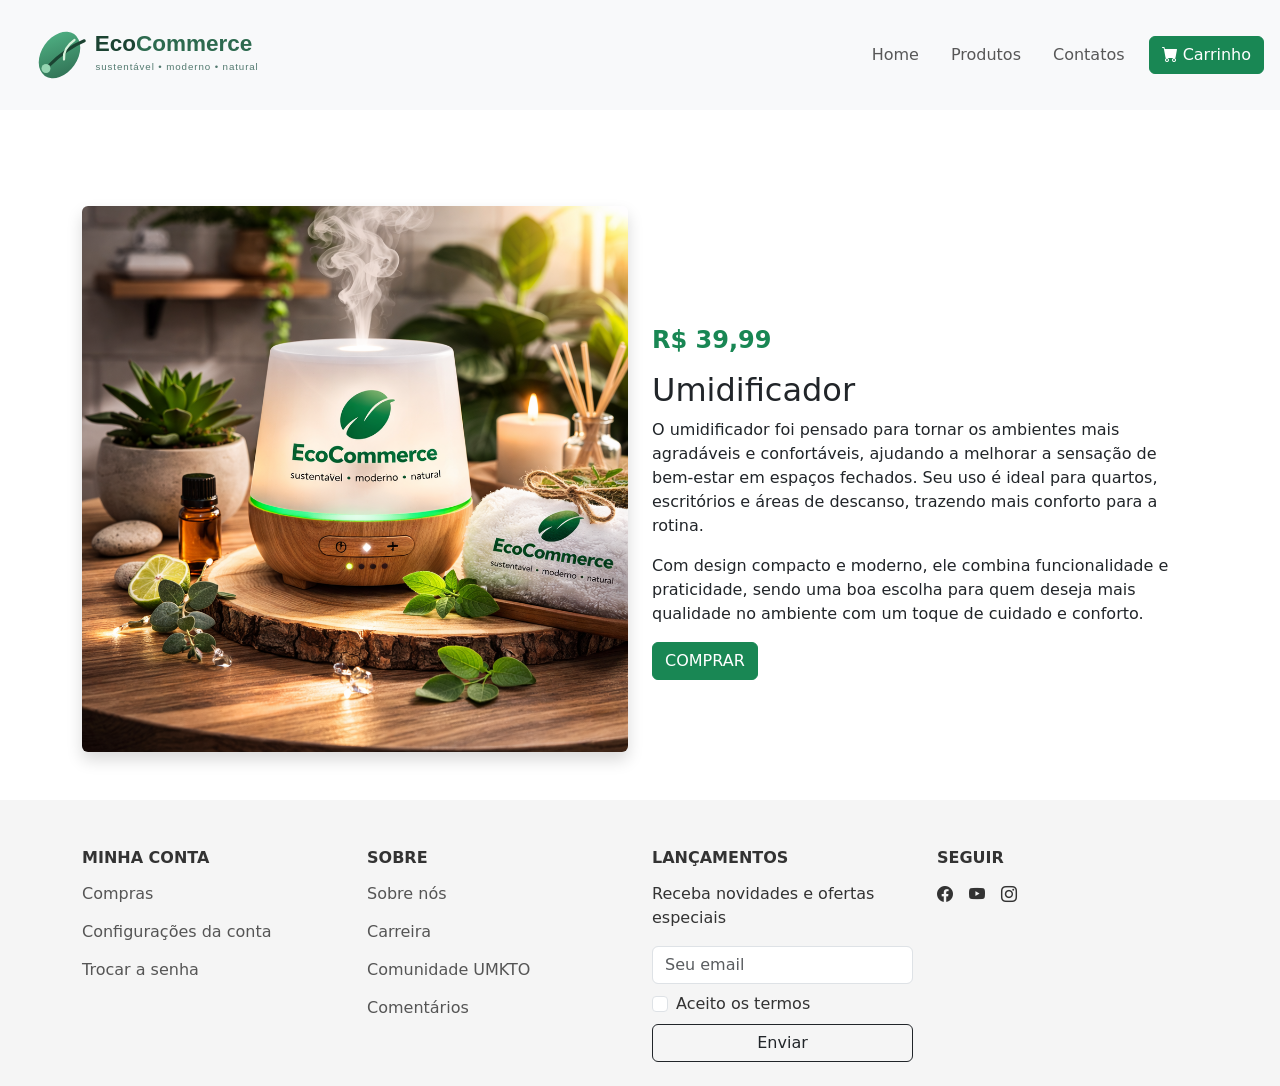
<file: src/pages/descricao/umidificador.html>
<!DOCTYPE html>
<html lang="pt-BR">
<head>
  <meta charset="UTF-8">
  <meta name="viewport" content="width=device-width, initial-scale=1.0">
  <title>Descrição do Umidificador</title>
  <link rel="stylesheet" href="https://cdn.jsdelivr.net/npm/bootstrap@5.3.3/dist/css/bootstrap.min.css">
  <link rel="stylesheet" href="https://cdn.jsdelivr.net/npm/bootstrap-icons@1.11.3/font/bootstrap-icons.min.css">
  <link rel="stylesheet" href="../../css/style.css">
</head>
<body>
<nav class="navbar navbar-expand-lg bg-light">
  <div class="container-fluid px-3">
    <a class="navbar-brand m-0 p-0" href="../../../index.html">
      <svg class="logo-svg" viewBox="0 0 400 120" fill="none" xmlns="http://www.w3.org/2000/svg">
        <defs>
          <linearGradient id="leafGradient" x1="0" y1="0" x2="1" y2="1">
            <stop offset="0%" stop-color="#52B788"/>
            <stop offset="100%" stop-color="#2D6A4F"/>
          </linearGradient>
        </defs>
        <rect width="400" height="120" rx="20" fill="transparent"/>
        <g transform="translate(24,20)">
          <ellipse cx="34" cy="40" rx="24" ry="34" transform="rotate(35 34 40)" fill="url(#leafGradient)"/>
          <path d="M18 56C32 42 47 29 67 21" stroke="#1B4332" stroke-width="4" stroke-linecap="round"/>
          <path d="M40 46C39 36 44 27 54 20" stroke="#D8F3DC" stroke-width="3" stroke-linecap="round"/>
          <circle cx="16" cy="58" r="6" fill="#95D5B2"/>
        </g>
        <text x="105" y="54" font-family="Arial, Helvetica, sans-serif" font-size="30" font-weight="700" fill="#1B4332">
          Eco<tspan fill="#2D6A4F">Commerce</tspan>
        </text>
        <text x="106" y="80" font-family="Arial, Helvetica, sans-serif" font-size="13" font-weight="400" fill="#52796F" letter-spacing="1.2">
          sustentável • moderno • natural
        </text>
      </svg>
    </a>

    <button class="navbar-toggler" type="button" data-bs-toggle="collapse" data-bs-target="#menu">
      <span class="navbar-toggler-icon"></span>
    </button>

    <div class="collapse navbar-collapse justify-content-end" id="menu">
      <ul class="navbar-nav align-items-lg-center gap-lg-3 text-center">
        <li class="nav-item"><a class="nav-link" href="../../../index.html">Home</a></li>
        <li class="nav-item"><a class="nav-link" href="../produtos.html">Produtos</a></li>
        <li class="nav-item"><a class="nav-link" href="../contatos.html">Contatos</a></li>
        <li class="nav-item mt-2 mt-lg-0">
          <a class="btn btn-success" href="../carrinho.html">
            <i class="bi bi-cart-fill"></i> Carrinho
          </a>
        </li>
      </ul>
    </div>
  </div>
</nav>

<div class="container my-5">
  <div class="row align-items-center">
    <div class="col-md-6 text-start mt-5">
      <img src="../../../img/umidificador.png" alt="Umidificador" class="img-fluid rounded shadow">
    </div>

    <div class="col-md-6 mt-5 pt-5">
      <h4 class="text-success fw-bold mb-3">R$ 39,99</h4>
      <h2>Umidificador</h2>
      <p>
        O umidificador foi pensado para tornar os ambientes mais agradáveis e confortáveis,
        ajudando a melhorar a sensação de bem-estar em espaços fechados. Seu uso é ideal para quartos,
        escritórios e áreas de descanso, trazendo mais conforto para a rotina.
      </p>
      <p>
        Com design compacto e moderno, ele combina funcionalidade e praticidade,
        sendo uma boa escolha para quem deseja mais qualidade no ambiente com um toque de cuidado e conforto.
      </p>

      <a href="../carrinho.html" class="btn btn-success">COMPRAR</a>
    </div>
  </div>
</div>

<footer class="footer mt-5 pt-5 pb-4">
  <div class="container">
    <div class="row">
      <div class="col-md-3">
        <h6>MINHA CONTA</h6>
        <ul class="list-unstyled">
          <li><a href="#">Compras</a></li>
          <li><a href="#">Configurações da conta</a></li>
          <li><a href="#">Trocar a senha</a></li>
        </ul>
      </div>
      <div class="col-md-3">
        <h6>SOBRE</h6>
        <ul class="list-unstyled">
          <li><a href="#">Sobre nós</a></li>
          <li><a href="#">Carreira</a></li>
          <li><a href="#">Comunidade UMKTO</a></li>
          <li><a href="#">Comentários</a></li>
        </ul>
      </div>
      <div class="col-md-3">
        <h6>LANÇAMENTOS</h6>
        <p>Receba novidades e ofertas especiais</p>
        <input type="email" class="form-control mb-2" placeholder="Seu email">
        <div class="form-check mb-2">
          <input class="form-check-input" type="checkbox" id="termos-umidificador">
          <label class="form-check-label" for="termos-umidificador">Aceito os termos</label>
        </div>
        <button class="btn btn-outline-dark w-100">Enviar</button>
      </div>
      <div class="col-md-3">
        <h6>SEGUIR</h6>
        <div class="social-icons d-flex gap-3 mt-3">
          <i class="bi bi-facebook"></i>
          <i class="bi bi-youtube"></i>
          <i class="bi bi-instagram"></i>
        </div>
      </div>
    </div>
  </div>
</footer>

<script src="https://cdn.jsdelivr.net/npm/bootstrap@5.3.3/dist/js/bootstrap.bundle.min.js"></script>
</body>
</html>
</file>
<file: src/css/style.css>
.navbar {
  min-height: 90px;
  padding: 10px 0;
  position: relative;
  z-index: 2000;
}

.footer {
  background-color: #f5f5f5;
  color: #333;
}

.footer h6 {
  font-weight: bold;
  margin-bottom: 15px;
}

.footer a {
  text-decoration: none;
  color: #555;
  display: block;
  margin-bottom: 14px;
}

.navbar-brand {
  display: flex;
  align-items: center;
  margin: 0;
  padding: 0;
  max-width: 420px;
}

.logo-svg {
  display: block;
  width: 100%;
  height: auto;
}

.navbar-toggler {
  border: 1px solid #dcdcdc;
  padding: 6px 10px;
  position: relative;
  z-index: 2002;
}

.navbar-collapse {
  z-index: 2001;
}

.navbar .nav-link {
  transition: color 0.3s ease;
}

.navbar .nav-link.active,
.navbar .nav-link:hover {
  color: var(--bs-success) !important;
}

/* CARROSSEL */
#meuCarousel .carousel-item {
  height: 520px;
}

#meuCarousel .carousel-item img {
  width: 100%;
  height: 100%;
  object-fit: cover;
  display: block;
}

.carousel-caption {
  padding: 5px 10px;
  background: rgba(0, 0, 0, 0.25);
  backdrop-filter: blur(4px);
  border-radius: 20px;
  bottom: 40px;
  max-width: 400px;
  margin: 0 auto;
}

/* CARRINHO */
.cart-header {
  background: linear-gradient(180deg, #f8f9fa 0%, #ffffff 100%);
}

.cart-box,
.summary-box {
  background-color: #fff;
  border-radius: 18px;
  padding: 24px;
}

.cart-item {
  display: flex;
  gap: 20px;
  align-items: center;
  padding: 20px 0;
  border-bottom: 1px solid #e9ecef;
}

.cart-item-image {
  width: 120px;
  min-width: 120px;
}

.cart-item-image img {
  width: 100%;
  height: 110px;
  object-fit: cover;
  border-radius: 14px;
  background-color: #f8f9fa;
}

.cart-item-info {
  flex: 1;
}

.cart-item-price {
  font-weight: 700;
  color: var(--bs-success);
  font-size: 1.05rem;
}

.cart-item-actions {
  min-width: 180px;
  text-align: right;
}

.quantity-box {
  display: inline-flex;
  align-items: center;
  border: 1px solid #dcdcdc;
  border-radius: 999px;
  overflow: hidden;
  margin-bottom: 12px;
}

.quantity-box button {
  border: none;
  background: #f8f9fa;
  width: 38px;
  height: 38px;
  font-weight: bold;
}

.quantity-box span {
  width: 40px;
  text-align: center;
  font-weight: 600;
}

.summary-line {
  display: flex;
  justify-content: space-between;
  margin-bottom: 14px;
  font-size: 1rem;
}

.total-line {
  font-size: 1.2rem;
  font-weight: 700;
}

/* TABLET */
@media (max-width: 991.98px) {
  .navbar {
    min-height: 80px;
  }

  .navbar-brand {
    max-width: 280px;
  }

  .navbar-collapse {
    position: absolute;
    top: 100%;
    left: 12px;
    right: 12px;
    background-color: #fff;
    padding: 18px;
    border-radius: 16px;
    box-shadow: 0 10px 24px rgba(0, 0, 0, 0.12);
    margin-top: 8px;
  }

  .navbar-nav {
    align-items: center;
    gap: 10px;
  }

  .cart-item {
    flex-direction: column;
    align-items: flex-start;
  }

  .cart-item-image {
    width: 100%;
    min-width: 100%;
  }

  .cart-item-image img {
    width: 100%;
    height: 220px;
  }

  .cart-item-actions {
    width: 100%;
    min-width: 100%;
    text-align: left;
  }
}

/* CELULAR */
@media (max-width: 767.98px) {
  .container-fluid {
    padding-left: 10px !important;
    padding-right: 10px !important;
  }

  .navbar-brand {
    max-width: 220px;
  }

  .navbar-collapse {
    left: 10px;
    right: 10px;
    padding: 16px;
    border-radius: 14px;
  }

  .navbar .nav-link {
    font-size: 16px;
    padding: 8px 0;
  }

  #meuCarousel .carousel-item {
    height: 220px;
  }

  #meuCarousel .carousel-item img {
    width: 100%;
    height: 100%;
    object-fit: contain;
    display: block;
  }

  .carousel-caption {
    display: none;
  }
}

/* TELAS MUITO PEQUENAS */
@media (max-width: 575.98px) {
  .cart-box,
  .summary-box {
    padding: 18px;
  }

  .cart-item-image img {
    height: 180px;
  }
}
</file>
